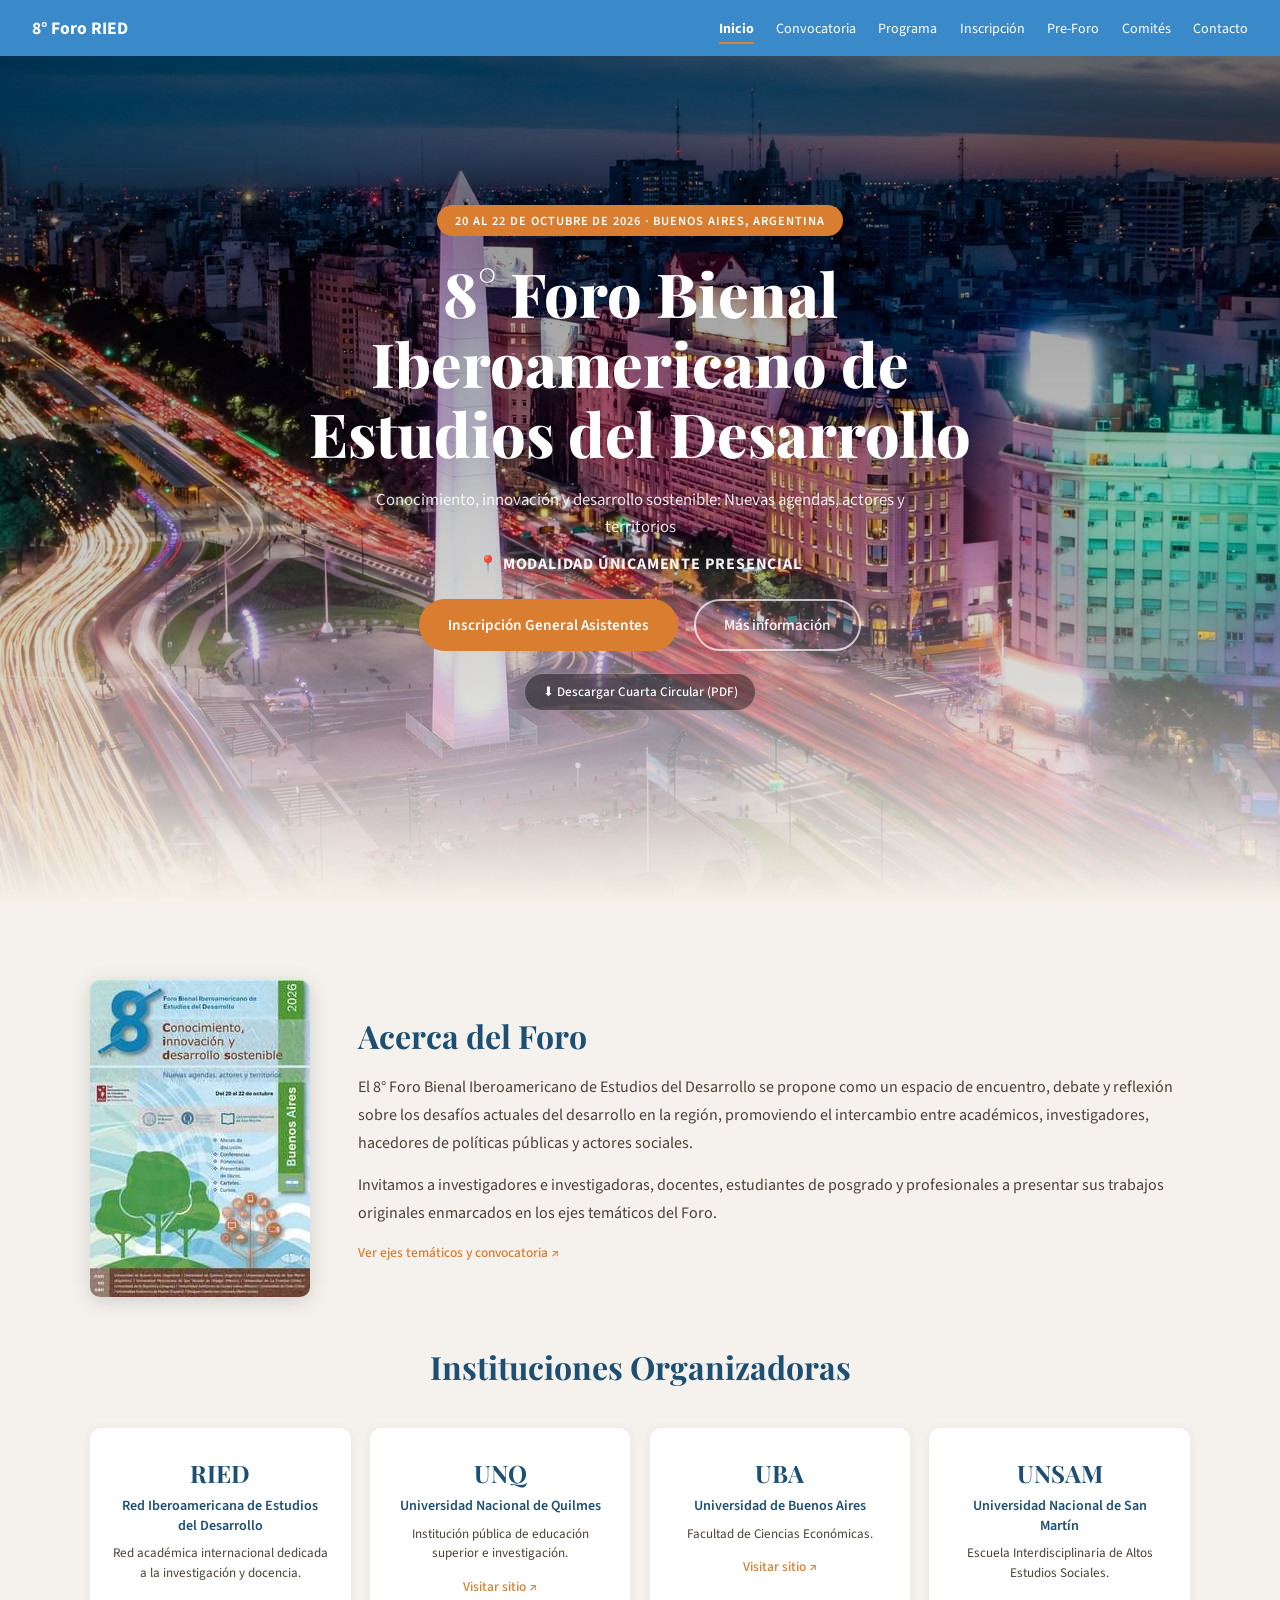
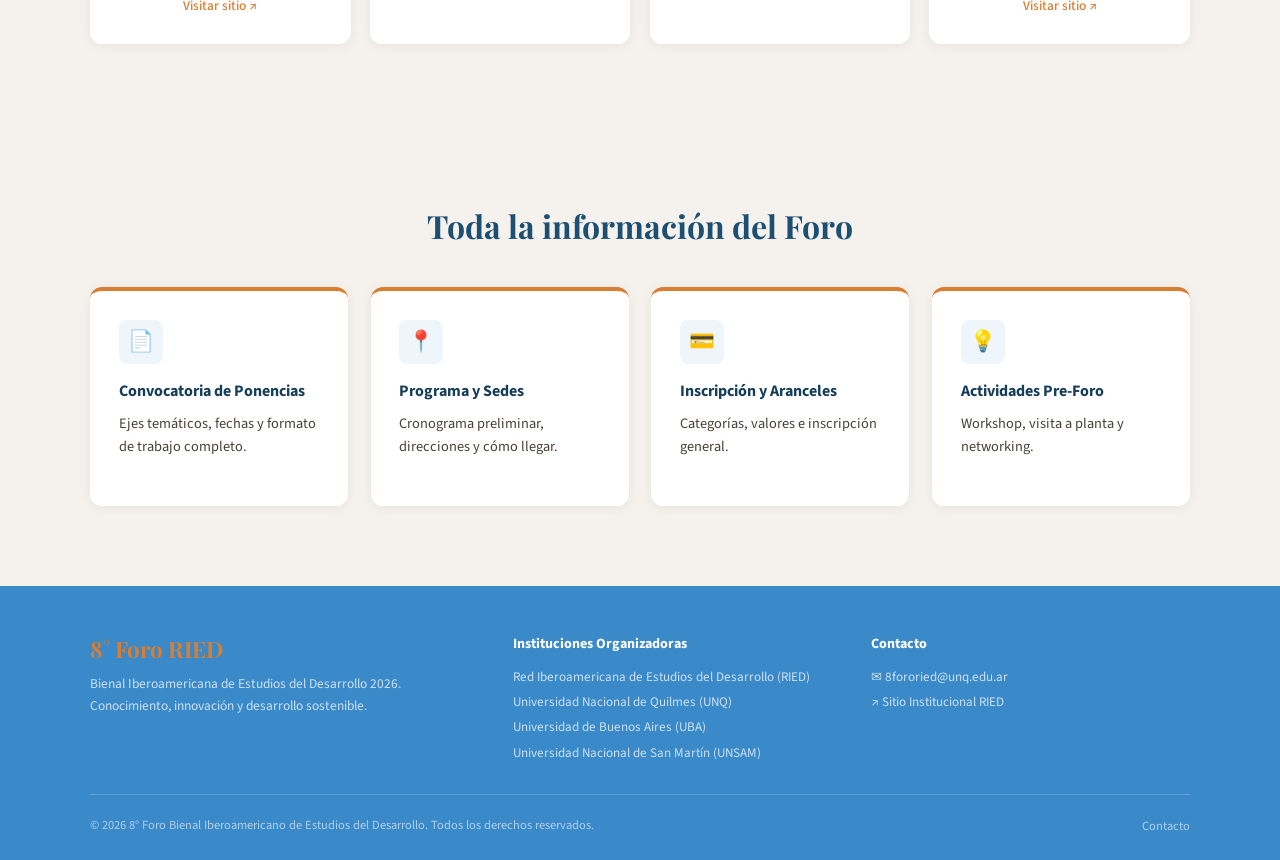
<file: index.html>
<!DOCTYPE html>
<html lang="es">
<head>
  <meta charset="UTF-8" />
  <meta name="viewport" content="width=device-width, initial-scale=1.0" />
  <title>8° Foro RIED | Bienal Iberoamericana de Estudios del Desarrollo</title>
  <meta name="description" content="8° Foro Bienal Iberoamericano de Estudios del Desarrollo. Conocimiento, innovación y desarrollo sostenible: nuevas agendas, actores y territorios. Del 20 al 22 de octubre de 2026, Buenos Aires, Argentina." />
  <meta name="theme-color" content="#1D4F73" />
  <link rel="canonical" href="https://8foro-ried.unq.edu.ar/" />

  <meta property="og:type" content="website" />
  <meta property="og:title" content="8° Foro RIED | Bienal Iberoamericana de Estudios del Desarrollo" />
  <meta property="og:description" content="8° Foro Bienal Iberoamericano de Estudios del Desarrollo. Conocimiento, innovación y desarrollo sostenible: nuevas agendas, actores y territorios. Del 20 al 22 de octubre de 2026, Buenos Aires, Argentina." />
  <meta property="og:image" content="https://8foro-ried.unq.edu.ar/images/hero-obelisco.jpg" />
  <meta property="og:url" content="https://8foro-ried.unq.edu.ar/" />
  <meta property="og:locale" content="es_AR" />
  <meta name="twitter:card" content="summary_large_image" />
  <meta name="twitter:title" content="8° Foro RIED | Bienal Iberoamericana de Estudios del Desarrollo" />
  <meta name="twitter:description" content="8° Foro Bienal Iberoamericano de Estudios del Desarrollo. Conocimiento, innovación y desarrollo sostenible: nuevas agendas, actores y territorios. Del 20 al 22 de octubre de 2026, Buenos Aires, Argentina." />
  <meta name="twitter:image" content="https://8foro-ried.unq.edu.ar/images/hero-obelisco.jpg" />

  <link rel="icon" type="image/svg+xml" href="favicon.svg" />

  <link rel="preconnect" href="https://fonts.googleapis.com" />
  <link rel="preconnect" href="https://fonts.gstatic.com" crossorigin />
  <link href="https://fonts.googleapis.com/css2?family=Playfair+Display:wght@700;800&family=Source+Sans+3:wght@300;400;500;600&display=swap" rel="stylesheet" />

  <link rel="stylesheet" href="styles.css" />
</head>
<body>

  <!-- NAV -->
  <nav>
    <a class="nav-logo" href="index.html">8° Foro RIED</a>
    <button class="hamburger" aria-label="Menú">
      <span></span><span></span><span></span>
    </button>
    <ul class="nav-links">
      <li><a href="index.html" aria-current="page">Inicio</a></li>
      <li><a href="convocatoria.html">Convocatoria</a></li>
      <li><a href="programa.html">Programa</a></li>
      <li><a href="inscripcion.html">Inscripción</a></li>
      <li><a href="pre-foro.html">Pre-Foro</a></li>
      <li><a href="comites.html">Comités</a></li>
      <li><a href="contacto.html">Contacto</a></li>
    </ul>
  </nav>
  <!-- HERO -->
  <section id="inicio" class="hero-section">
    <div class="hero-inner reveal">
      <span class="hero-badge">20 al 22 de Octubre de 2026 · Buenos Aires, Argentina</span>
      <h1 class="hero-title">8° Foro Bienal Iberoamericano de Estudios del Desarrollo</h1>
      <p class="hero-subtitle">Conocimiento, innovación y desarrollo sostenible: Nuevas agendas, actores y territorios</p>
      <p class="hero-modalidad">📍 MODALIDAD ÚNICAMENTE PRESENCIAL</p>
      <div class="hero-btns">
        <a href="https://forms.gle/PxyVXch4f9z4xXR76" target="_blank" class="btn-primary">Inscripción General Asistentes</a>
        <a href="#acerca" class="btn-secondary">Más información</a>
      </div>
      <a href="docs/cuarta-circular.pdf" target="_blank" class="hero-doc-link">⬇ Descargar Cuarta Circular (PDF)</a>
    </div>
  </section>

  <!-- ACERCA -->
  <section id="acerca">
    <div class="container">
      <div class="acerca-grid">
        <div class="acerca-cartel reveal">
          <img src="images/cartel-8foro.jpg" alt="Cartel 8° Foro RIED" loading="lazy" width="220" height="317" />
        </div>
        <div class="acerca-texto reveal">
          <h2>Acerca del Foro</h2>
          <p>El 8° Foro Bienal Iberoamericano de Estudios del Desarrollo se propone como un espacio de encuentro, debate y reflexión sobre los desafíos actuales del desarrollo en la región, promoviendo el intercambio entre académicos, investigadores, hacedores de políticas públicas y actores sociales.</p>
          <p>Invitamos a investigadores e investigadoras, docentes, estudiantes de posgrado y profesionales a presentar sus trabajos originales enmarcados en los ejes temáticos del Foro.</p>
          <a href="convocatoria.html" class="inst-link">Ver ejes temáticos y convocatoria ↗</a>
        </div>
      </div>

      <h3 class="section-title" style="margin-top:3rem;">Instituciones Organizadoras</h3>
      <div class="instituciones-grid reveal-group">
        <div class="inst-card reveal hover-lift">
          <div class="inst-sigla">RIED</div>
          <div class="inst-nombre">Red Iberoamericana de Estudios del Desarrollo</div>
          <div class="inst-desc">Red académica internacional dedicada a la investigación y docencia.</div>
          <a href="https://ried.ei.udelar.edu.uy/" target="_blank" class="inst-link">Visitar sitio ↗</a>
        </div>
        <div class="inst-card reveal hover-lift">
          <div class="inst-sigla">UNQ</div>
          <div class="inst-nombre">Universidad Nacional de Quilmes</div>
          <div class="inst-desc">Institución pública de educación superior e investigación.</div>
          <a href="https://www.unq.edu.ar" target="_blank" class="inst-link">Visitar sitio ↗</a>
        </div>
        <div class="inst-card reveal hover-lift">
          <div class="inst-sigla">UBA</div>
          <div class="inst-nombre">Universidad de Buenos Aires</div>
          <div class="inst-desc">Facultad de Ciencias Económicas.</div>
          <a href="https://www.uba.ar" target="_blank" class="inst-link">Visitar sitio ↗</a>
        </div>
        <div class="inst-card reveal hover-lift">
          <div class="inst-sigla">UNSAM</div>
          <div class="inst-nombre">Universidad Nacional de San Martín</div>
          <div class="inst-desc">Escuela Interdisciplinaria de Altos Estudios Sociales.</div>
          <a href="https://www.unsam.edu.ar" target="_blank" class="inst-link">Visitar sitio ↗</a>
        </div>
      </div>
    </div>
  </section>

  <!-- ACCESOS RÁPIDOS -->
  <section id="accesos" style="background: var(--fondo-claro);">
    <div class="container">
      <h2 class="section-title">Toda la información del Foro</h2>
      <div class="accesos-grid reveal-group">
        <a href="convocatoria.html" class="acceso-card reveal hover-lift">
          <div class="eje-icono">📄</div>
          <div class="eje-titulo">Convocatoria de Ponencias</div>
          <p class="eje-desc">Ejes temáticos, fechas y formato de trabajo completo.</p>
        </a>
        <a href="programa.html" class="acceso-card reveal hover-lift">
          <div class="eje-icono">📍</div>
          <div class="eje-titulo">Programa y Sedes</div>
          <p class="eje-desc">Cronograma preliminar, direcciones y cómo llegar.</p>
        </a>
        <a href="inscripcion.html" class="acceso-card reveal hover-lift">
          <div class="eje-icono">💳</div>
          <div class="eje-titulo">Inscripción y Aranceles</div>
          <p class="eje-desc">Categorías, valores e inscripción general.</p>
        </a>
        <a href="pre-foro.html" class="acceso-card reveal hover-lift">
          <div class="eje-icono">💡</div>
          <div class="eje-titulo">Actividades Pre-Foro</div>
          <p class="eje-desc">Workshop, visita a planta y networking.</p>
        </a>
      </div>
    </div>
  </section>
  <!-- FOOTER -->
  <footer>
    <div class="footer-grid">
      <div>
        <div class="footer-logo">8° Foro RIED</div>
        <p class="footer-tagline">Bienal Iberoamericana de Estudios del Desarrollo 2026. Conocimiento, innovación y desarrollo sostenible.</p>
      </div>
      <div class="footer-col">
        <h4>Instituciones Organizadoras</h4>
        <ul>
          <li>Red Iberoamericana de Estudios del Desarrollo (RIED)</li>
          <li>Universidad Nacional de Quilmes (UNQ)</li>
          <li>Universidad de Buenos Aires (UBA)</li>
          <li>Universidad Nacional de San Martín (UNSAM)</li>
        </ul>
      </div>
      <div class="footer-col">
        <h4>Contacto</h4>
        <ul>
          <li><a href="mailto:8fororied@unq.edu.ar">✉ 8fororied@unq.edu.ar</a></li>
          <li><a href="https://ried.ei.udelar.edu.uy/" target="_blank">↗ Sitio Institucional RIED</a></li>
        </ul>
      </div>
    </div>
    <div class="footer-bottom">
      <p>© 2026 8° Foro Bienal Iberoamericano de Estudios del Desarrollo. Todos los derechos reservados.</p>
      <div>
        <a href="contacto.html">Contacto</a>
      </div>
    </div>
  </footer>

  <script src="script.js" defer></script>
</body>
</html>
</file>
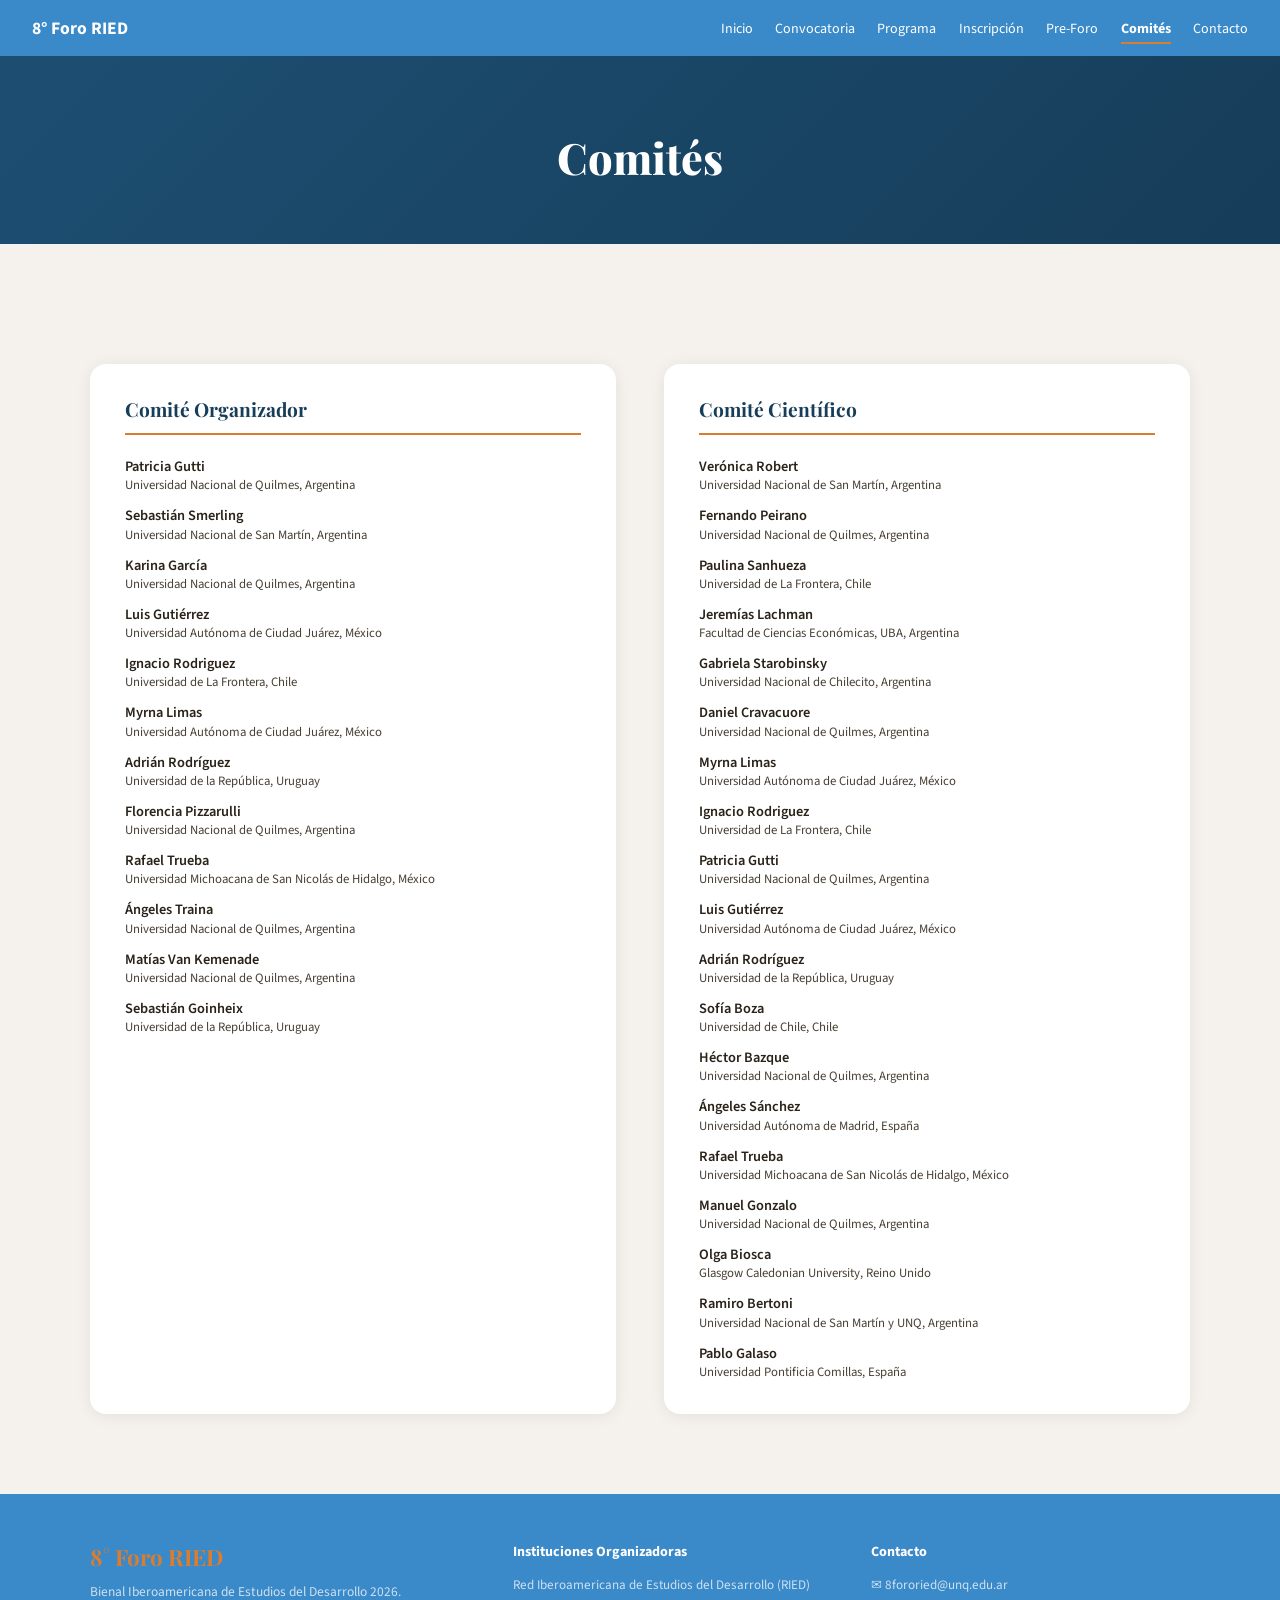
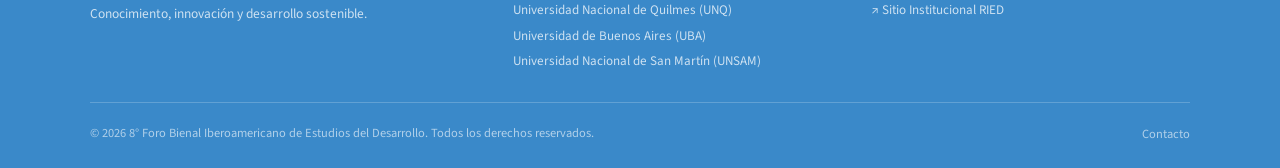
<file: comites.html>
<!DOCTYPE html>
<html lang="es">
<head>
  <meta charset="UTF-8" />
  <meta name="viewport" content="width=device-width, initial-scale=1.0" />
  <title>Comités | 8° Foro RIED</title>
  <meta name="description" content="Comité Organizador y Comité Científico del 8° Foro Bienal Iberoamericano de Estudios del Desarrollo 2026." />
  <meta name="theme-color" content="#1D4F73" />
  <link rel="canonical" href="https://8foro-ried.unq.edu.ar/comites.html" />

  <meta property="og:type" content="website" />
  <meta property="og:title" content="Comités | 8° Foro RIED" />
  <meta property="og:description" content="Comité Organizador y Comité Científico del 8° Foro Bienal Iberoamericano de Estudios del Desarrollo 2026." />
  <meta property="og:image" content="https://8foro-ried.unq.edu.ar/images/hero-obelisco.jpg" />
  <meta property="og:url" content="https://8foro-ried.unq.edu.ar/comites.html" />
  <meta property="og:locale" content="es_AR" />
  <meta name="twitter:card" content="summary_large_image" />
  <meta name="twitter:title" content="Comités | 8° Foro RIED" />
  <meta name="twitter:description" content="Comité Organizador y Comité Científico del 8° Foro Bienal Iberoamericano de Estudios del Desarrollo 2026." />
  <meta name="twitter:image" content="https://8foro-ried.unq.edu.ar/images/hero-obelisco.jpg" />

  <link rel="icon" type="image/svg+xml" href="favicon.svg" />

  <link rel="preconnect" href="https://fonts.googleapis.com" />
  <link rel="preconnect" href="https://fonts.gstatic.com" crossorigin />
  <link href="https://fonts.googleapis.com/css2?family=Playfair+Display:wght@700;800&family=Source+Sans+3:wght@300;400;500;600&display=swap" rel="stylesheet" />

  <link rel="stylesheet" href="styles.css" />
</head>
<body>

  <!-- NAV -->
  <nav>
    <a class="nav-logo" href="index.html">8° Foro RIED</a>
    <button class="hamburger" aria-label="Menú">
      <span></span><span></span><span></span>
    </button>
    <ul class="nav-links">
      <li><a href="index.html">Inicio</a></li>
      <li><a href="convocatoria.html">Convocatoria</a></li>
      <li><a href="programa.html">Programa</a></li>
      <li><a href="inscripcion.html">Inscripción</a></li>
      <li><a href="pre-foro.html">Pre-Foro</a></li>
      <li><a href="comites.html" aria-current="page">Comités</a></li>
      <li><a href="contacto.html">Contacto</a></li>
    </ul>
  </nav>
  <div class="page-header reveal">
    <div class="container">
      <h1>Comités</h1>
    </div>
  </div>

  <section id="comites">
    <div class="container">
      <div class="comites-grid reveal-group">

        <div class="comite-bloque reveal">
          <h3>Comité Organizador</h3>
          <ul class="comite-lista">
            <li><span class="comite-nombre">Patricia Gutti</span><span class="comite-inst">Universidad Nacional de Quilmes, Argentina</span></li>
            <li><span class="comite-nombre">Sebastián Smerling</span><span class="comite-inst">Universidad Nacional de San Martín, Argentina</span></li>
            <li><span class="comite-nombre">Karina García</span><span class="comite-inst">Universidad Nacional de Quilmes, Argentina</span></li>
            <li><span class="comite-nombre">Luis Gutiérrez</span><span class="comite-inst">Universidad Autónoma de Ciudad Juárez, México</span></li>
            <li><span class="comite-nombre">Ignacio Rodriguez</span><span class="comite-inst">Universidad de La Frontera, Chile</span></li>
            <li><span class="comite-nombre">Myrna Limas</span><span class="comite-inst">Universidad Autónoma de Ciudad Juárez, México</span></li>
            <li><span class="comite-nombre">Adrián Rodríguez</span><span class="comite-inst">Universidad de la República, Uruguay</span></li>
            <li><span class="comite-nombre">Florencia Pizzarulli</span><span class="comite-inst">Universidad Nacional de Quilmes, Argentina</span></li>
            <li><span class="comite-nombre">Rafael Trueba</span><span class="comite-inst">Universidad Michoacana de San Nicolás de Hidalgo, México</span></li>
            <li><span class="comite-nombre">Ángeles Traina</span><span class="comite-inst">Universidad Nacional de Quilmes, Argentina</span></li>
            <li><span class="comite-nombre">Matías Van Kemenade</span><span class="comite-inst">Universidad Nacional de Quilmes, Argentina</span></li>
            <li><span class="comite-nombre">Sebastián Goinheix</span><span class="comite-inst">Universidad de la República, Uruguay</span></li>
          </ul>
        </div>

        <div class="comite-bloque reveal">
          <h3>Comité Científico</h3>
          <ul class="comite-lista">
            <li><span class="comite-nombre">Verónica Robert</span><span class="comite-inst">Universidad Nacional de San Martín, Argentina</span></li>
            <li><span class="comite-nombre">Fernando Peirano</span><span class="comite-inst">Universidad Nacional de Quilmes, Argentina</span></li>
            <li><span class="comite-nombre">Paulina Sanhueza</span><span class="comite-inst">Universidad de La Frontera, Chile</span></li>
            <li><span class="comite-nombre">Jeremías Lachman</span><span class="comite-inst">Facultad de Ciencias Económicas, UBA, Argentina</span></li>
            <li><span class="comite-nombre">Gabriela Starobinsky</span><span class="comite-inst">Universidad Nacional de Chilecito, Argentina</span></li>
            <li><span class="comite-nombre">Daniel Cravacuore</span><span class="comite-inst">Universidad Nacional de Quilmes, Argentina</span></li>
            <li><span class="comite-nombre">Myrna Limas</span><span class="comite-inst">Universidad Autónoma de Ciudad Juárez, México</span></li>
            <li><span class="comite-nombre">Ignacio Rodriguez</span><span class="comite-inst">Universidad de La Frontera, Chile</span></li>
            <li><span class="comite-nombre">Patricia Gutti</span><span class="comite-inst">Universidad Nacional de Quilmes, Argentina</span></li>
            <li><span class="comite-nombre">Luis Gutiérrez</span><span class="comite-inst">Universidad Autónoma de Ciudad Juárez, México</span></li>
            <li><span class="comite-nombre">Adrián Rodríguez</span><span class="comite-inst">Universidad de la República, Uruguay</span></li>
            <li><span class="comite-nombre">Sofía Boza</span><span class="comite-inst">Universidad de Chile, Chile</span></li>
            <li><span class="comite-nombre">Héctor Bazque</span><span class="comite-inst">Universidad Nacional de Quilmes, Argentina</span></li>
            <li><span class="comite-nombre">Ángeles Sánchez</span><span class="comite-inst">Universidad Autónoma de Madrid, España</span></li>
            <li><span class="comite-nombre">Rafael Trueba</span><span class="comite-inst">Universidad Michoacana de San Nicolás de Hidalgo, México</span></li>
            <li><span class="comite-nombre">Manuel Gonzalo</span><span class="comite-inst">Universidad Nacional de Quilmes, Argentina</span></li>
            <li><span class="comite-nombre">Olga Biosca</span><span class="comite-inst">Glasgow Caledonian University, Reino Unido</span></li>
            <li><span class="comite-nombre">Ramiro Bertoni</span><span class="comite-inst">Universidad Nacional de San Martín y UNQ, Argentina</span></li>
            <li><span class="comite-nombre">Pablo Galaso</span><span class="comite-inst">Universidad Pontificia Comillas, España</span></li>
          </ul>
        </div>

      </div>
    </div>
  </section>
  <!-- FOOTER -->
  <footer>
    <div class="footer-grid">
      <div>
        <div class="footer-logo">8° Foro RIED</div>
        <p class="footer-tagline">Bienal Iberoamericana de Estudios del Desarrollo 2026. Conocimiento, innovación y desarrollo sostenible.</p>
      </div>
      <div class="footer-col">
        <h4>Instituciones Organizadoras</h4>
        <ul>
          <li>Red Iberoamericana de Estudios del Desarrollo (RIED)</li>
          <li>Universidad Nacional de Quilmes (UNQ)</li>
          <li>Universidad de Buenos Aires (UBA)</li>
          <li>Universidad Nacional de San Martín (UNSAM)</li>
        </ul>
      </div>
      <div class="footer-col">
        <h4>Contacto</h4>
        <ul>
          <li><a href="mailto:8fororied@unq.edu.ar">✉ 8fororied@unq.edu.ar</a></li>
          <li><a href="https://ried.ei.udelar.edu.uy/" target="_blank">↗ Sitio Institucional RIED</a></li>
        </ul>
      </div>
    </div>
    <div class="footer-bottom">
      <p>© 2026 8° Foro Bienal Iberoamericano de Estudios del Desarrollo. Todos los derechos reservados.</p>
      <div>
        <a href="contacto.html">Contacto</a>
      </div>
    </div>
  </footer>

  <script src="script.js" defer></script>
</body>
</html>
</file>
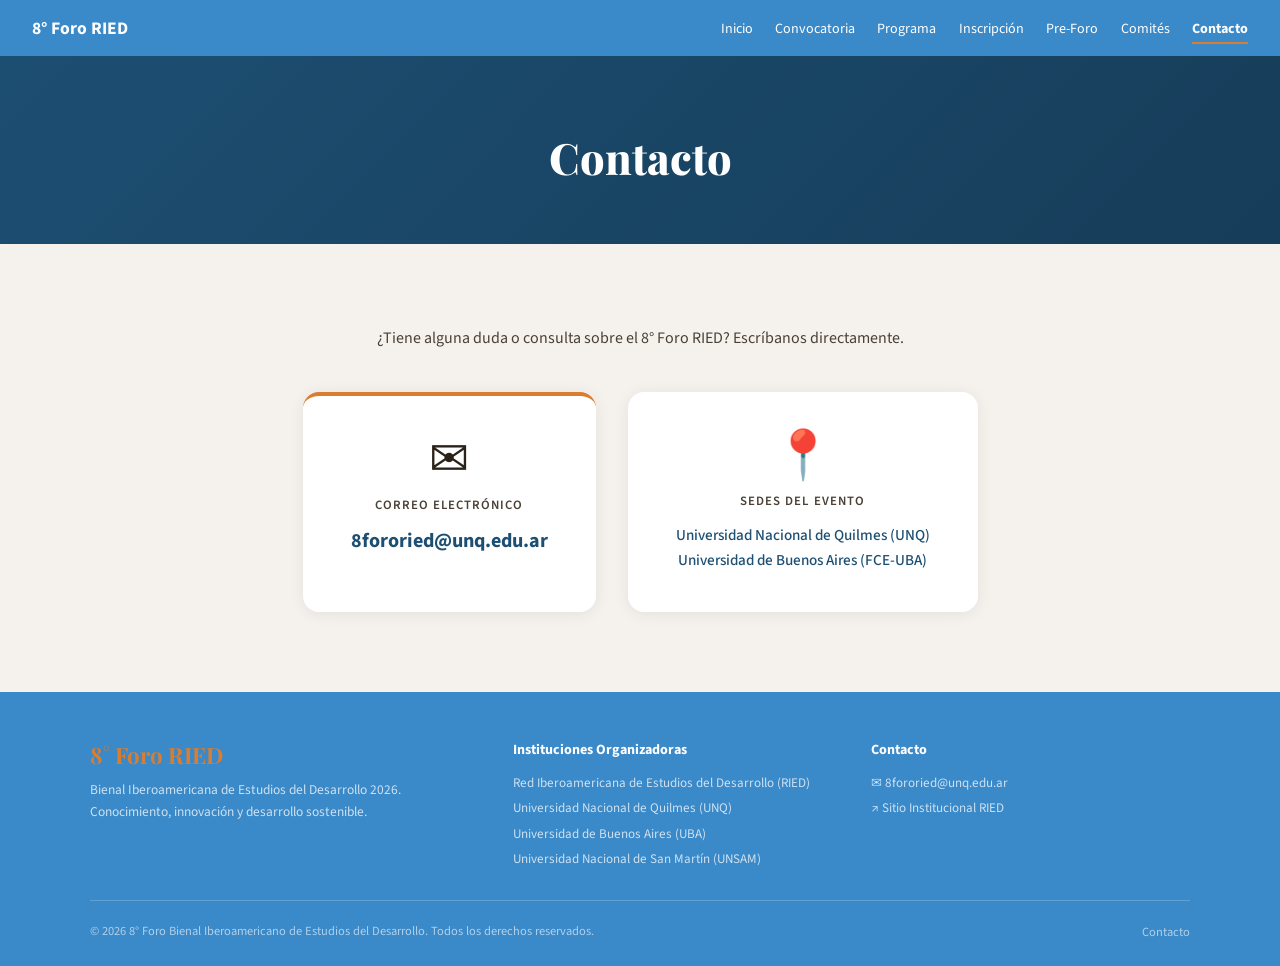
<file: contacto.html>
<!DOCTYPE html>
<html lang="es">
<head>
  <meta charset="UTF-8" />
  <meta name="viewport" content="width=device-width, initial-scale=1.0" />
  <title>Contacto | 8° Foro RIED</title>
  <meta name="description" content="Contacto del 8° Foro Bienal Iberoamericano de Estudios del Desarrollo 2026: consultas generales, académicas y de pagos." />
  <meta name="theme-color" content="#1D4F73" />
  <link rel="canonical" href="https://8foro-ried.unq.edu.ar/contacto.html" />

  <meta property="og:type" content="website" />
  <meta property="og:title" content="Contacto | 8° Foro RIED" />
  <meta property="og:description" content="Contacto del 8° Foro Bienal Iberoamericano de Estudios del Desarrollo 2026: consultas generales, académicas y de pagos." />
  <meta property="og:image" content="https://8foro-ried.unq.edu.ar/images/hero-obelisco.jpg" />
  <meta property="og:url" content="https://8foro-ried.unq.edu.ar/contacto.html" />
  <meta property="og:locale" content="es_AR" />
  <meta name="twitter:card" content="summary_large_image" />
  <meta name="twitter:title" content="Contacto | 8° Foro RIED" />
  <meta name="twitter:description" content="Contacto del 8° Foro Bienal Iberoamericano de Estudios del Desarrollo 2026: consultas generales, académicas y de pagos." />
  <meta name="twitter:image" content="https://8foro-ried.unq.edu.ar/images/hero-obelisco.jpg" />

  <link rel="icon" type="image/svg+xml" href="favicon.svg" />

  <link rel="preconnect" href="https://fonts.googleapis.com" />
  <link rel="preconnect" href="https://fonts.gstatic.com" crossorigin />
  <link href="https://fonts.googleapis.com/css2?family=Playfair+Display:wght@700;800&family=Source+Sans+3:wght@300;400;500;600&display=swap" rel="stylesheet" />

  <link rel="stylesheet" href="styles.css" />
</head>
<body>

  <!-- NAV -->
  <nav>
    <a class="nav-logo" href="index.html">8° Foro RIED</a>
    <button class="hamburger" aria-label="Menú">
      <span></span><span></span><span></span>
    </button>
    <ul class="nav-links">
      <li><a href="index.html">Inicio</a></li>
      <li><a href="convocatoria.html">Convocatoria</a></li>
      <li><a href="programa.html">Programa</a></li>
      <li><a href="inscripcion.html">Inscripción</a></li>
      <li><a href="pre-foro.html">Pre-Foro</a></li>
      <li><a href="comites.html">Comités</a></li>
      <li><a href="contacto.html" aria-current="page">Contacto</a></li>
    </ul>
  </nav>
  <div class="page-header reveal">
    <div class="container">
      <h1>Contacto</h1>
    </div>
  </div>

  <section id="contacto">
    <div class="container">
      <p class="section-text">¿Tiene alguna duda o consulta sobre el 8° Foro RIED? Escríbanos directamente.</p>
      <div class="contacto-cards reveal-group">
        <div class="contacto-card contacto-card--email reveal hover-lift">
          <div class="contacto-card__icon">✉</div>
          <div class="contacto-card__label">Correo electrónico</div>
          <a href="mailto:8fororied@unq.edu.ar" class="contacto-card__value">8fororied@unq.edu.ar</a>
        </div>
        <div class="contacto-card reveal hover-lift">
          <div class="contacto-card__icon">📍</div>
          <div class="contacto-card__label">Sedes del Evento</div>
          <div class="contacto-card__value contacto-card__value--small">Universidad Nacional de Quilmes (UNQ)<br>Universidad de Buenos Aires (FCE-UBA)</div>
        </div>
      </div>
    </div>
  </section>
  <!-- FOOTER -->
  <footer>
    <div class="footer-grid">
      <div>
        <div class="footer-logo">8° Foro RIED</div>
        <p class="footer-tagline">Bienal Iberoamericana de Estudios del Desarrollo 2026. Conocimiento, innovación y desarrollo sostenible.</p>
      </div>
      <div class="footer-col">
        <h4>Instituciones Organizadoras</h4>
        <ul>
          <li>Red Iberoamericana de Estudios del Desarrollo (RIED)</li>
          <li>Universidad Nacional de Quilmes (UNQ)</li>
          <li>Universidad de Buenos Aires (UBA)</li>
          <li>Universidad Nacional de San Martín (UNSAM)</li>
        </ul>
      </div>
      <div class="footer-col">
        <h4>Contacto</h4>
        <ul>
          <li><a href="mailto:8fororied@unq.edu.ar">✉ 8fororied@unq.edu.ar</a></li>
          <li><a href="https://ried.ei.udelar.edu.uy/" target="_blank">↗ Sitio Institucional RIED</a></li>
        </ul>
      </div>
    </div>
    <div class="footer-bottom">
      <p>© 2026 8° Foro Bienal Iberoamericano de Estudios del Desarrollo. Todos los derechos reservados.</p>
      <div>
        <a href="contacto.html">Contacto</a>
      </div>
    </div>
  </footer>

  <script src="script.js" defer></script>
</body>
</html>
</file>
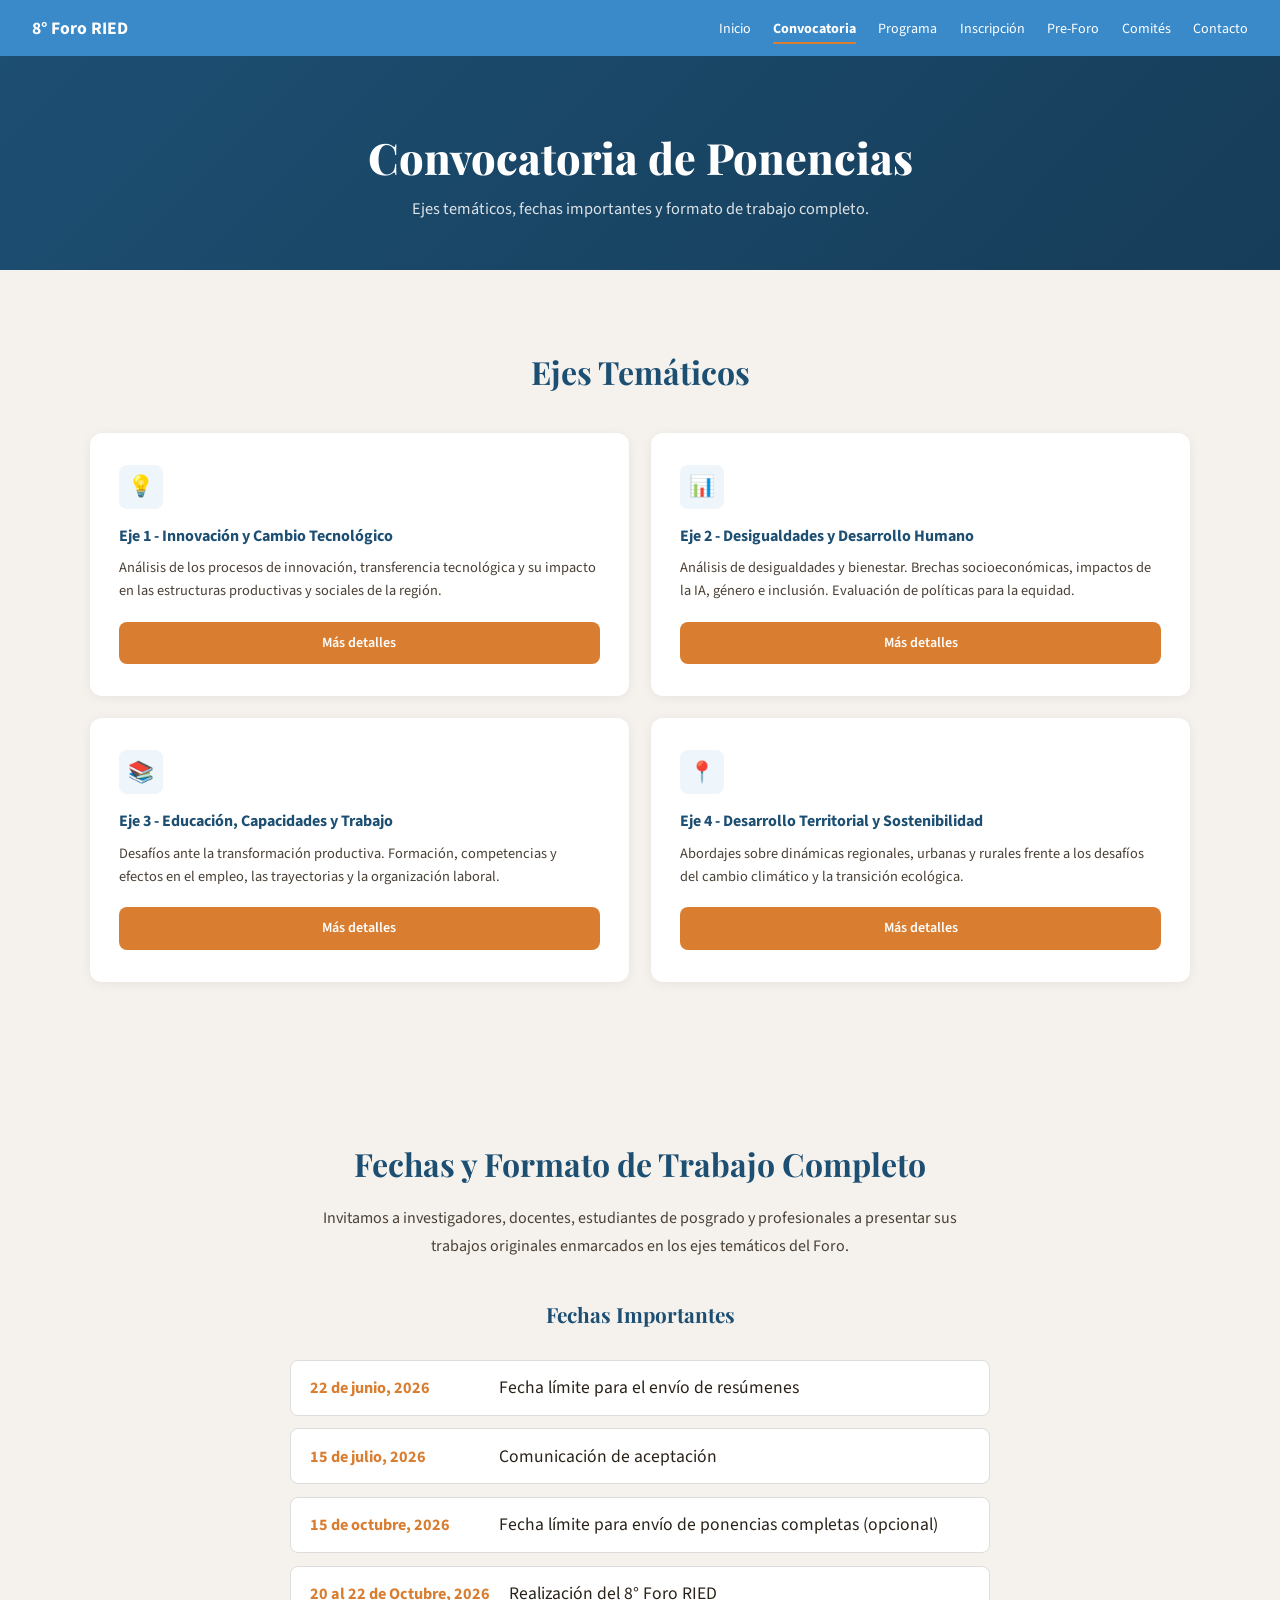
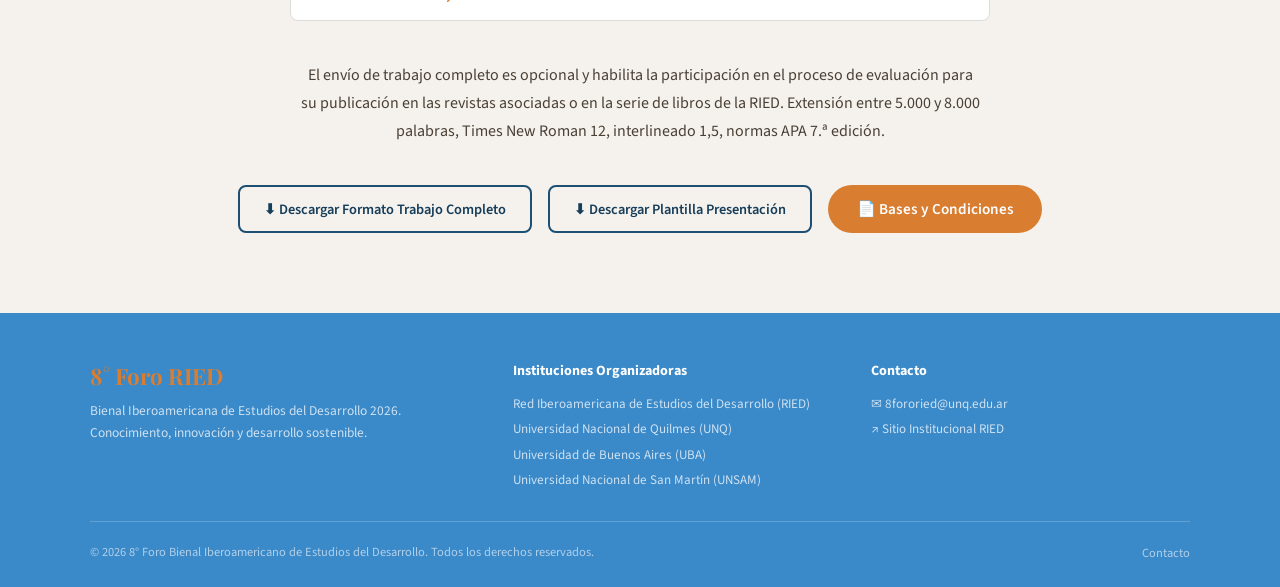
<file: convocatoria.html>
<!DOCTYPE html>
<html lang="es">
<head>
  <meta charset="UTF-8" />
  <meta name="viewport" content="width=device-width, initial-scale=1.0" />
  <title>Convocatoria de Ponencias | 8° Foro RIED</title>
  <meta name="description" content="Ejes temáticos, fechas importantes y formato de trabajo completo para la convocatoria de ponencias del 8° Foro RIED 2026." />
  <meta name="theme-color" content="#1D4F73" />
  <link rel="canonical" href="https://8foro-ried.unq.edu.ar/convocatoria.html" />

  <meta property="og:type" content="website" />
  <meta property="og:title" content="Convocatoria de Ponencias | 8° Foro RIED" />
  <meta property="og:description" content="Ejes temáticos, fechas importantes y formato de trabajo completo para la convocatoria de ponencias del 8° Foro RIED 2026." />
  <meta property="og:image" content="https://8foro-ried.unq.edu.ar/images/hero-obelisco.jpg" />
  <meta property="og:url" content="https://8foro-ried.unq.edu.ar/convocatoria.html" />
  <meta property="og:locale" content="es_AR" />
  <meta name="twitter:card" content="summary_large_image" />
  <meta name="twitter:title" content="Convocatoria de Ponencias | 8° Foro RIED" />
  <meta name="twitter:description" content="Ejes temáticos, fechas importantes y formato de trabajo completo para la convocatoria de ponencias del 8° Foro RIED 2026." />
  <meta name="twitter:image" content="https://8foro-ried.unq.edu.ar/images/hero-obelisco.jpg" />

  <link rel="icon" type="image/svg+xml" href="favicon.svg" />

  <link rel="preconnect" href="https://fonts.googleapis.com" />
  <link rel="preconnect" href="https://fonts.gstatic.com" crossorigin />
  <link href="https://fonts.googleapis.com/css2?family=Playfair+Display:wght@700;800&family=Source+Sans+3:wght@300;400;500;600&display=swap" rel="stylesheet" />

  <link rel="stylesheet" href="styles.css" />
</head>
<body>

  <!-- NAV -->
  <nav>
    <a class="nav-logo" href="index.html">8° Foro RIED</a>
    <button class="hamburger" aria-label="Menú">
      <span></span><span></span><span></span>
    </button>
    <ul class="nav-links">
      <li><a href="index.html">Inicio</a></li>
      <li><a href="convocatoria.html" aria-current="page">Convocatoria</a></li>
      <li><a href="programa.html">Programa</a></li>
      <li><a href="inscripcion.html">Inscripción</a></li>
      <li><a href="pre-foro.html">Pre-Foro</a></li>
      <li><a href="comites.html">Comités</a></li>
      <li><a href="contacto.html">Contacto</a></li>
    </ul>
  </nav>
  <div class="page-header reveal">
    <div class="container">
      <h1>Convocatoria de Ponencias</h1>
      <p>Ejes temáticos, fechas importantes y formato de trabajo completo.</p>
    </div>
  </div>

  <!-- EJES TEMÁTICOS -->
  <section id="ejes">
    <div class="container">
      <h2 class="section-title">Ejes Temáticos</h2>
      <div class="ejes-grid reveal-group">
        <div class="eje-card reveal hover-lift">
          <div class="eje-icono">💡</div>
          <div class="eje-titulo">Eje 1 - Innovación y Cambio Tecnológico</div>
          <p class="eje-desc">Análisis de los procesos de innovación, transferencia tecnológica y su impacto en las estructuras productivas y sociales de la región.</p>
          <a href="https://drive.google.com/file/d/1W_bB0Xo-Eb0fjbPfuNIraFd3nDMIAy4f/view?usp=drive_link" target="_blank" class="btn-download">Más detalles</a>
        </div>
        <div class="eje-card reveal hover-lift">
          <div class="eje-icono">📊</div>
          <div class="eje-titulo">Eje 2 - Desigualdades y Desarrollo Humano</div>
          <p class="eje-desc">Análisis de desigualdades y bienestar. Brechas socioeconómicas, impactos de la IA, género e inclusión. Evaluación de políticas para la equidad.</p>
          <a href="https://drive.google.com/file/d/1W_bB0Xo-Eb0fjbPfuNIraFd3nDMIAy4f/view?usp=drive_link" target="_blank" class="btn-download">Más detalles</a>
        </div>
        <div class="eje-card reveal hover-lift">
          <div class="eje-icono">📚</div>
          <div class="eje-titulo">Eje 3 - Educación, Capacidades y Trabajo</div>
          <p class="eje-desc">Desafíos ante la transformación productiva. Formación, competencias y efectos en el empleo, las trayectorias y la organización laboral.</p>
          <a href="https://drive.google.com/file/d/1W_bB0Xo-Eb0fjbPfuNIraFd3nDMIAy4f/view?usp=drive_link" target="_blank" class="btn-download">Más detalles</a>
        </div>
        <div class="eje-card reveal hover-lift">
          <div class="eje-icono">📍</div>
          <div class="eje-titulo">Eje 4 - Desarrollo Territorial y Sostenibilidad</div>
          <p class="eje-desc">Abordajes sobre dinámicas regionales, urbanas y rurales frente a los desafíos del cambio climático y la transición ecológica.</p>
          <a href="https://drive.google.com/file/d/1W_bB0Xo-Eb0fjbPfuNIraFd3nDMIAy4f/view?usp=drive_link" target="_blank" class="btn-download">Más detalles</a>
        </div>
      </div>
    </div>
  </section>

  <!-- CONVOCATORIA -->
  <section id="convocatoria" style="background: var(--fondo-claro);">
    <div class="container">
      <h2 class="section-title">Fechas y Formato de Trabajo Completo</h2>
      <p class="section-text">
        Invitamos a investigadores, docentes, estudiantes de posgrado y profesionales a presentar sus trabajos originales enmarcados en los ejes temáticos del Foro.
      </p>

      <h3 class="section-title" style="font-size:1.3rem; margin-top:2.5rem;">Fechas Importantes</h3>
      <div class="fechas-list reveal-group">
        <div class="fecha-item reveal">
          <span class="fecha-tag">22 de junio, 2026</span>
          <span class="fecha-desc">Fecha límite para el envío de resúmenes</span>
        </div>
        <div class="fecha-item reveal">
          <span class="fecha-tag">15 de julio, 2026</span>
          <span class="fecha-desc">Comunicación de aceptación</span>
        </div>
        <div class="fecha-item reveal">
          <span class="fecha-tag">15 de octubre, 2026</span>
          <span class="fecha-desc">Fecha límite para envío de ponencias completas (opcional)</span>
        </div>
        <div class="fecha-item reveal">
          <span class="fecha-tag">20 al 22 de Octubre, 2026</span>
          <span class="fecha-desc">Realización del 8° Foro RIED</span>
        </div>
      </div>

      <p class="section-text" style="margin-top:2.5rem;">
        El envío de trabajo completo es opcional y habilita la participación en el proceso de evaluación para su publicación en las revistas asociadas o en la serie de libros de la RIED. Extensión entre 5.000 y 8.000 palabras, Times New Roman 12, interlineado 1,5, normas APA 7.ª edición.
      </p>

      <div class="convoc-btns">
        <a href="https://docs.google.com/document/d/1DS4FPoyx8l4CUMf9ZbKtljJ00OGJF6yq/edit?usp=drive_link&ouid=109383306768467036196&rtpof=true&sd=true" target="_blank" class="btn-outline">⬇ Descargar Formato Trabajo Completo</a>
        <a href="docs/plantilla-presentacion-8foro-ried.pptx" class="btn-outline">⬇ Descargar Plantilla Presentación</a>
        <a href="https://drive.google.com/file/d/1W_bB0Xo-Eb0fjbPfuNIraFd3nDMIAy4f/view?usp=drive_link" target="_blank" class="btn-primary">📄 Bases y Condiciones</a>
      </div>
    </div>
  </section>
  <!-- FOOTER -->
  <footer>
    <div class="footer-grid">
      <div>
        <div class="footer-logo">8° Foro RIED</div>
        <p class="footer-tagline">Bienal Iberoamericana de Estudios del Desarrollo 2026. Conocimiento, innovación y desarrollo sostenible.</p>
      </div>
      <div class="footer-col">
        <h4>Instituciones Organizadoras</h4>
        <ul>
          <li>Red Iberoamericana de Estudios del Desarrollo (RIED)</li>
          <li>Universidad Nacional de Quilmes (UNQ)</li>
          <li>Universidad de Buenos Aires (UBA)</li>
          <li>Universidad Nacional de San Martín (UNSAM)</li>
        </ul>
      </div>
      <div class="footer-col">
        <h4>Contacto</h4>
        <ul>
          <li><a href="mailto:8fororied@unq.edu.ar">✉ 8fororied@unq.edu.ar</a></li>
          <li><a href="https://ried.ei.udelar.edu.uy/" target="_blank">↗ Sitio Institucional RIED</a></li>
        </ul>
      </div>
    </div>
    <div class="footer-bottom">
      <p>© 2026 8° Foro Bienal Iberoamericano de Estudios del Desarrollo. Todos los derechos reservados.</p>
      <div>
        <a href="contacto.html">Contacto</a>
      </div>
    </div>
  </footer>

  <script src="script.js" defer></script>
</body>
</html>
</file>
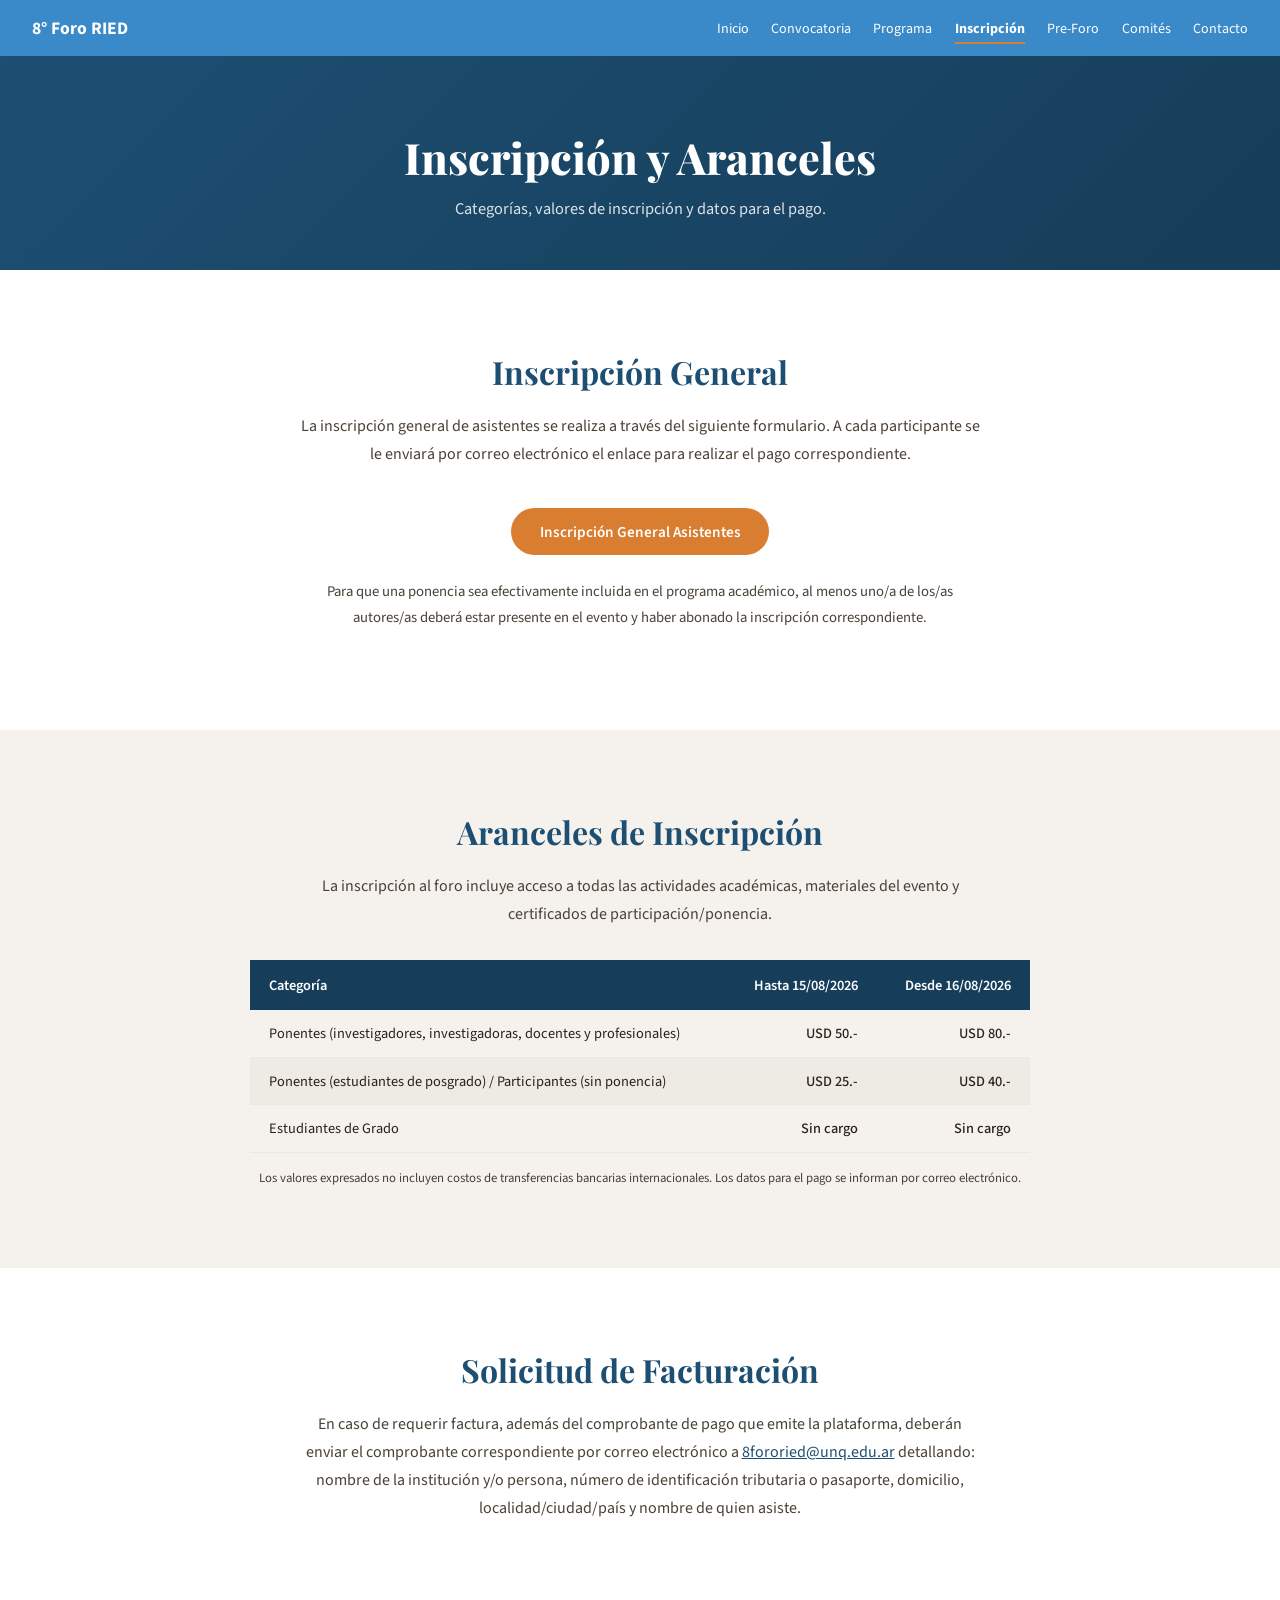
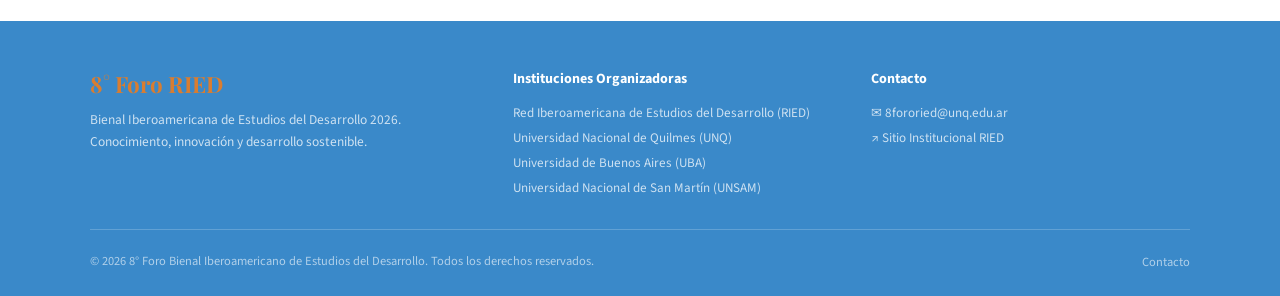
<file: inscripcion.html>
<!DOCTYPE html>
<html lang="es">
<head>
  <meta charset="UTF-8" />
  <meta name="viewport" content="width=device-width, initial-scale=1.0" />
  <title>Inscripción y Aranceles | 8° Foro RIED</title>
  <meta name="description" content="Categorías y valores de inscripción, formulario de inscripción general y datos para facturación del 8° Foro RIED 2026." />
  <meta name="theme-color" content="#1D4F73" />
  <link rel="canonical" href="https://8foro-ried.unq.edu.ar/inscripcion.html" />

  <meta property="og:type" content="website" />
  <meta property="og:title" content="Inscripción y Aranceles | 8° Foro RIED" />
  <meta property="og:description" content="Categorías y valores de inscripción, formulario de inscripción general y datos para facturación del 8° Foro RIED 2026." />
  <meta property="og:image" content="https://8foro-ried.unq.edu.ar/images/hero-obelisco.jpg" />
  <meta property="og:url" content="https://8foro-ried.unq.edu.ar/inscripcion.html" />
  <meta property="og:locale" content="es_AR" />
  <meta name="twitter:card" content="summary_large_image" />
  <meta name="twitter:title" content="Inscripción y Aranceles | 8° Foro RIED" />
  <meta name="twitter:description" content="Categorías y valores de inscripción, formulario de inscripción general y datos para facturación del 8° Foro RIED 2026." />
  <meta name="twitter:image" content="https://8foro-ried.unq.edu.ar/images/hero-obelisco.jpg" />

  <link rel="icon" type="image/svg+xml" href="favicon.svg" />

  <link rel="preconnect" href="https://fonts.googleapis.com" />
  <link rel="preconnect" href="https://fonts.gstatic.com" crossorigin />
  <link href="https://fonts.googleapis.com/css2?family=Playfair+Display:wght@700;800&family=Source+Sans+3:wght@300;400;500;600&display=swap" rel="stylesheet" />

  <link rel="stylesheet" href="styles.css" />
</head>
<body>

  <!-- NAV -->
  <nav>
    <a class="nav-logo" href="index.html">8° Foro RIED</a>
    <button class="hamburger" aria-label="Menú">
      <span></span><span></span><span></span>
    </button>
    <ul class="nav-links">
      <li><a href="index.html">Inicio</a></li>
      <li><a href="convocatoria.html">Convocatoria</a></li>
      <li><a href="programa.html">Programa</a></li>
      <li><a href="inscripcion.html" aria-current="page">Inscripción</a></li>
      <li><a href="pre-foro.html">Pre-Foro</a></li>
      <li><a href="comites.html">Comités</a></li>
      <li><a href="contacto.html">Contacto</a></li>
    </ul>
  </nav>
  <div class="page-header reveal">
    <div class="container">
      <h1>Inscripción y Aranceles</h1>
      <p>Categorías, valores de inscripción y datos para el pago.</p>
    </div>
  </div>

  <!-- INSCRIPCIÓN GENERAL -->
  <section id="inscripcion-general">
    <div class="container">
      <h2 class="section-title">Inscripción General</h2>
      <p class="section-text">
        La inscripción general de asistentes se realiza a través del siguiente formulario. A cada participante se le enviará por correo electrónico el enlace para realizar el pago correspondiente.
      </p>
      <div class="convoc-btns">
        <a href="https://forms.gle/PxyVXch4f9z4xXR76" target="_blank" class="btn-primary">Inscripción General Asistentes</a>
      </div>
      <p class="section-text" style="margin-top:1.5rem; font-size:.92rem;">
        Para que una ponencia sea efectivamente incluida en el programa académico, al menos uno/a de los/as autores/as deberá estar presente en el evento y haber abonado la inscripción correspondiente.
      </p>
    </div>
  </section>

  <!-- ARANCELES -->
  <section id="aranceles" style="background: var(--fondo-claro);">
    <div class="container">
      <h2 class="section-title">Aranceles de Inscripción</h2>
      <p class="section-text">
        La inscripción al foro incluye acceso a todas las actividades académicas, materiales del evento y certificados de participación/ponencia.
      </p>
      <div class="tabla-wrap reveal">
        <table>
          <thead>
            <tr>
              <th>Categoría</th>
              <th>Hasta 15/08/2026</th>
              <th>Desde 16/08/2026</th>
            </tr>
          </thead>
          <tbody>
            <tr>
              <td>Ponentes (investigadores, investigadoras, docentes y profesionales)</td>
              <td>USD 50.-</td>
              <td>USD 80.-</td>
            </tr>
            <tr>
              <td>Ponentes (estudiantes de posgrado) / Participantes (sin ponencia)</td>
              <td>USD 25.-</td>
              <td>USD 40.-</td>
            </tr>
            <tr>
              <td>Estudiantes de Grado</td>
              <td>Sin cargo</td>
              <td>Sin cargo</td>
            </tr>
          </tbody>
        </table>
      </div>
      <p class="tabla-nota">Los valores expresados no incluyen costos de transferencias bancarias internacionales. Los datos para el pago se informan por correo electrónico.</p>
    </div>
  </section>

  <!-- FACTURACIÓN -->
  <section id="facturacion">
    <div class="container">
      <h2 class="section-title">Solicitud de Facturación</h2>
      <p class="section-text">
        En caso de requerir factura, además del comprobante de pago que emite la plataforma, deberán enviar el comprobante correspondiente por correo electrónico a <a href="mailto:8fororied@unq.edu.ar" style="color:var(--azul);">8fororied@unq.edu.ar</a> detallando: nombre de la institución y/o persona, número de identificación tributaria o pasaporte, domicilio, localidad/ciudad/país y nombre de quien asiste.
      </p>
    </div>
  </section>
  <!-- FOOTER -->
  <footer>
    <div class="footer-grid">
      <div>
        <div class="footer-logo">8° Foro RIED</div>
        <p class="footer-tagline">Bienal Iberoamericana de Estudios del Desarrollo 2026. Conocimiento, innovación y desarrollo sostenible.</p>
      </div>
      <div class="footer-col">
        <h4>Instituciones Organizadoras</h4>
        <ul>
          <li>Red Iberoamericana de Estudios del Desarrollo (RIED)</li>
          <li>Universidad Nacional de Quilmes (UNQ)</li>
          <li>Universidad de Buenos Aires (UBA)</li>
          <li>Universidad Nacional de San Martín (UNSAM)</li>
        </ul>
      </div>
      <div class="footer-col">
        <h4>Contacto</h4>
        <ul>
          <li><a href="mailto:8fororied@unq.edu.ar">✉ 8fororied@unq.edu.ar</a></li>
          <li><a href="https://ried.ei.udelar.edu.uy/" target="_blank">↗ Sitio Institucional RIED</a></li>
        </ul>
      </div>
    </div>
    <div class="footer-bottom">
      <p>© 2026 8° Foro Bienal Iberoamericano de Estudios del Desarrollo. Todos los derechos reservados.</p>
      <div>
        <a href="contacto.html">Contacto</a>
      </div>
    </div>
  </footer>

  <script src="script.js" defer></script>
</body>
</html>
</file>
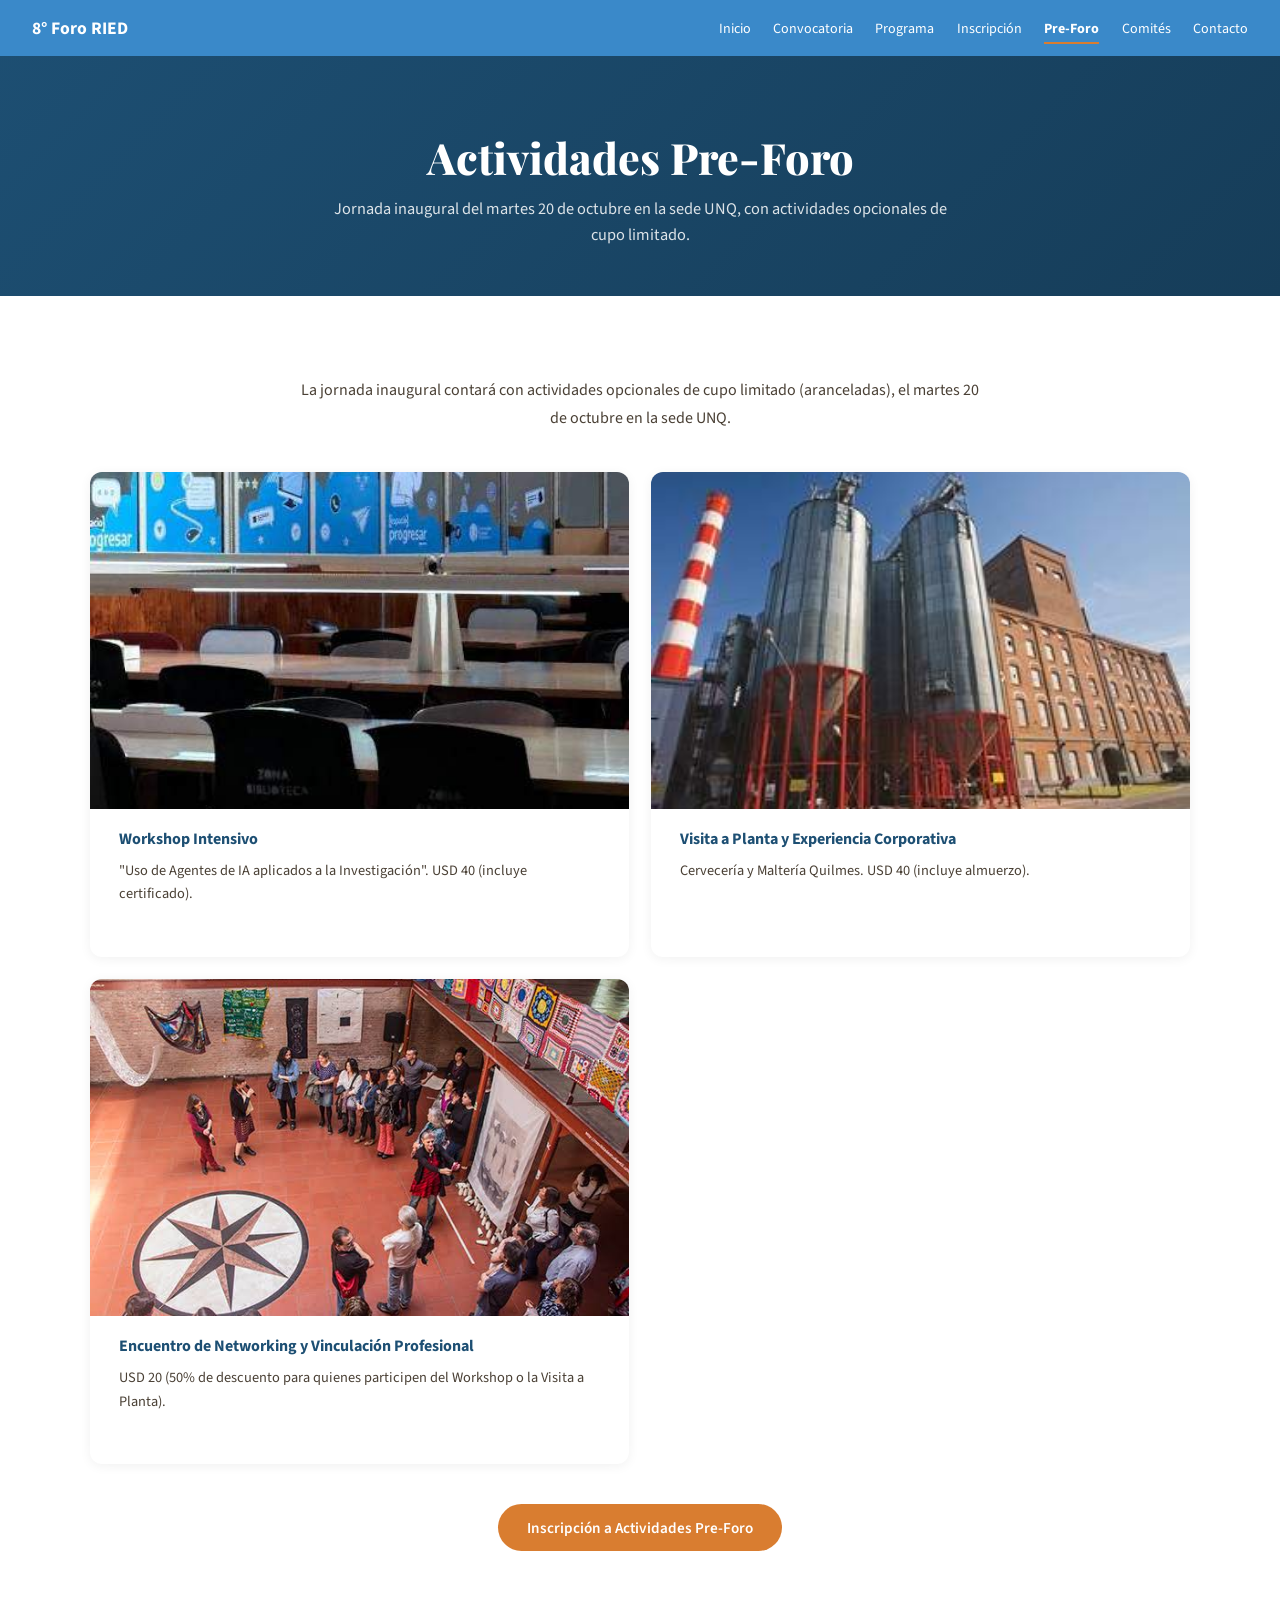
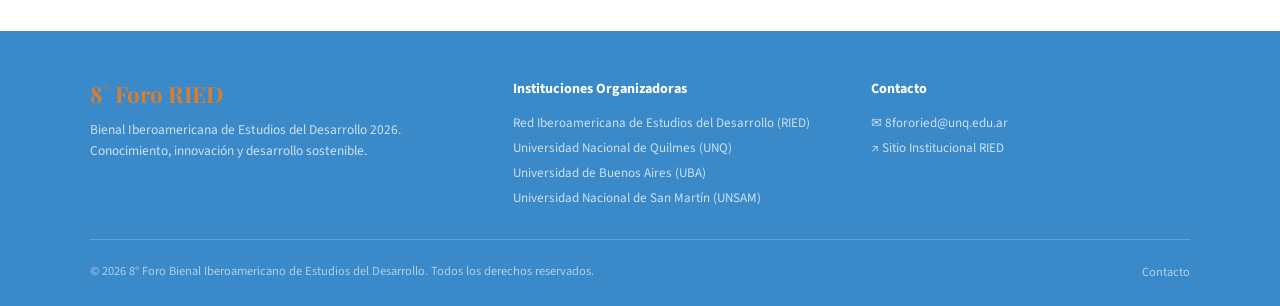
<file: pre-foro.html>
<!DOCTYPE html>
<html lang="es">
<head>
  <meta charset="UTF-8" />
  <meta name="viewport" content="width=device-width, initial-scale=1.0" />
  <title>Actividades Pre-Foro | 8° Foro RIED</title>
  <meta name="description" content="Workshop de agentes de IA, visita a la Cervecería y Maltería Quilmes, y encuentro de networking, el martes 20 de octubre en la sede UNQ del 8° Foro RIED." />
  <meta name="theme-color" content="#1D4F73" />
  <link rel="canonical" href="https://8foro-ried.unq.edu.ar/pre-foro.html" />

  <meta property="og:type" content="website" />
  <meta property="og:title" content="Actividades Pre-Foro | 8° Foro RIED" />
  <meta property="og:description" content="Workshop de agentes de IA, visita a la Cervecería y Maltería Quilmes, y encuentro de networking, el martes 20 de octubre en la sede UNQ del 8° Foro RIED." />
  <meta property="og:image" content="https://8foro-ried.unq.edu.ar/images/hero-obelisco.jpg" />
  <meta property="og:url" content="https://8foro-ried.unq.edu.ar/pre-foro.html" />
  <meta property="og:locale" content="es_AR" />
  <meta name="twitter:card" content="summary_large_image" />
  <meta name="twitter:title" content="Actividades Pre-Foro | 8° Foro RIED" />
  <meta name="twitter:description" content="Workshop de agentes de IA, visita a la Cervecería y Maltería Quilmes, y encuentro de networking, el martes 20 de octubre en la sede UNQ del 8° Foro RIED." />
  <meta name="twitter:image" content="https://8foro-ried.unq.edu.ar/images/hero-obelisco.jpg" />

  <link rel="icon" type="image/svg+xml" href="favicon.svg" />

  <link rel="preconnect" href="https://fonts.googleapis.com" />
  <link rel="preconnect" href="https://fonts.gstatic.com" crossorigin />
  <link href="https://fonts.googleapis.com/css2?family=Playfair+Display:wght@700;800&family=Source+Sans+3:wght@300;400;500;600&display=swap" rel="stylesheet" />

  <link rel="stylesheet" href="styles.css" />
</head>
<body>

  <!-- NAV -->
  <nav>
    <a class="nav-logo" href="index.html">8° Foro RIED</a>
    <button class="hamburger" aria-label="Menú">
      <span></span><span></span><span></span>
    </button>
    <ul class="nav-links">
      <li><a href="index.html">Inicio</a></li>
      <li><a href="convocatoria.html">Convocatoria</a></li>
      <li><a href="programa.html">Programa</a></li>
      <li><a href="inscripcion.html">Inscripción</a></li>
      <li><a href="pre-foro.html" aria-current="page">Pre-Foro</a></li>
      <li><a href="comites.html">Comités</a></li>
      <li><a href="contacto.html">Contacto</a></li>
    </ul>
  </nav>
  <div class="page-header reveal">
    <div class="container">
      <h1>Actividades Pre-Foro</h1>
      <p>Jornada inaugural del martes 20 de octubre en la sede UNQ, con actividades opcionales de cupo limitado.</p>
    </div>
  </div>

  <section id="pre-foro">
    <div class="container">
      <p class="section-text">
        La jornada inaugural contará con actividades opcionales de cupo limitado (aranceladas), el martes 20 de octubre en la sede UNQ.
      </p>
      <div class="ejes-grid reveal-group">
        <div class="eje-card reveal hover-lift">
          <div class="eje-card-media">
            <img src="images/pre-foro-workshop-ia.jpg" alt="Aula equipada para el workshop de agentes de IA" loading="lazy" width="900" height="900" />
          </div>
          <div class="eje-titulo">Workshop Intensivo</div>
          <p class="eje-desc">"Uso de Agentes de IA aplicados a la Investigación". USD 40 (incluye certificado).</p>
        </div>
        <div class="eje-card reveal hover-lift">
          <div class="eje-card-media">
            <img src="images/pre-foro-planta-quilmes.jpg" alt="Planta de la Cervecería y Maltería Quilmes" loading="lazy" width="312" height="240" />
          </div>
          <div class="eje-titulo">Visita a Planta y Experiencia Corporativa</div>
          <p class="eje-desc">Cervecería y Maltería Quilmes. USD 40 (incluye almuerzo).</p>
        </div>
        <div class="eje-card reveal hover-lift">
          <div class="eje-card-media">
            <img src="images/pre-foro-networking.jpg" alt="Encuentro de networking en la sede UNQ" loading="lazy" width="591" height="394" />
          </div>
          <div class="eje-titulo">Encuentro de Networking y Vinculación Profesional</div>
          <p class="eje-desc">USD 20 (50% de descuento para quienes participen del Workshop o la Visita a Planta).</p>
        </div>
      </div>
      <div class="convoc-btns" style="margin-top:2.5rem;">
        <a href="https://forms.gle/dTAXx5rhH39ybqGKA" target="_blank" class="btn-primary">Inscripción a Actividades Pre-Foro</a>
      </div>
    </div>
  </section>
  <!-- FOOTER -->
  <footer>
    <div class="footer-grid">
      <div>
        <div class="footer-logo">8° Foro RIED</div>
        <p class="footer-tagline">Bienal Iberoamericana de Estudios del Desarrollo 2026. Conocimiento, innovación y desarrollo sostenible.</p>
      </div>
      <div class="footer-col">
        <h4>Instituciones Organizadoras</h4>
        <ul>
          <li>Red Iberoamericana de Estudios del Desarrollo (RIED)</li>
          <li>Universidad Nacional de Quilmes (UNQ)</li>
          <li>Universidad de Buenos Aires (UBA)</li>
          <li>Universidad Nacional de San Martín (UNSAM)</li>
        </ul>
      </div>
      <div class="footer-col">
        <h4>Contacto</h4>
        <ul>
          <li><a href="mailto:8fororied@unq.edu.ar">✉ 8fororied@unq.edu.ar</a></li>
          <li><a href="https://ried.ei.udelar.edu.uy/" target="_blank">↗ Sitio Institucional RIED</a></li>
        </ul>
      </div>
    </div>
    <div class="footer-bottom">
      <p>© 2026 8° Foro Bienal Iberoamericano de Estudios del Desarrollo. Todos los derechos reservados.</p>
      <div>
        <a href="contacto.html">Contacto</a>
      </div>
    </div>
  </footer>

  <script src="script.js" defer></script>
</body>
</html>
</file>
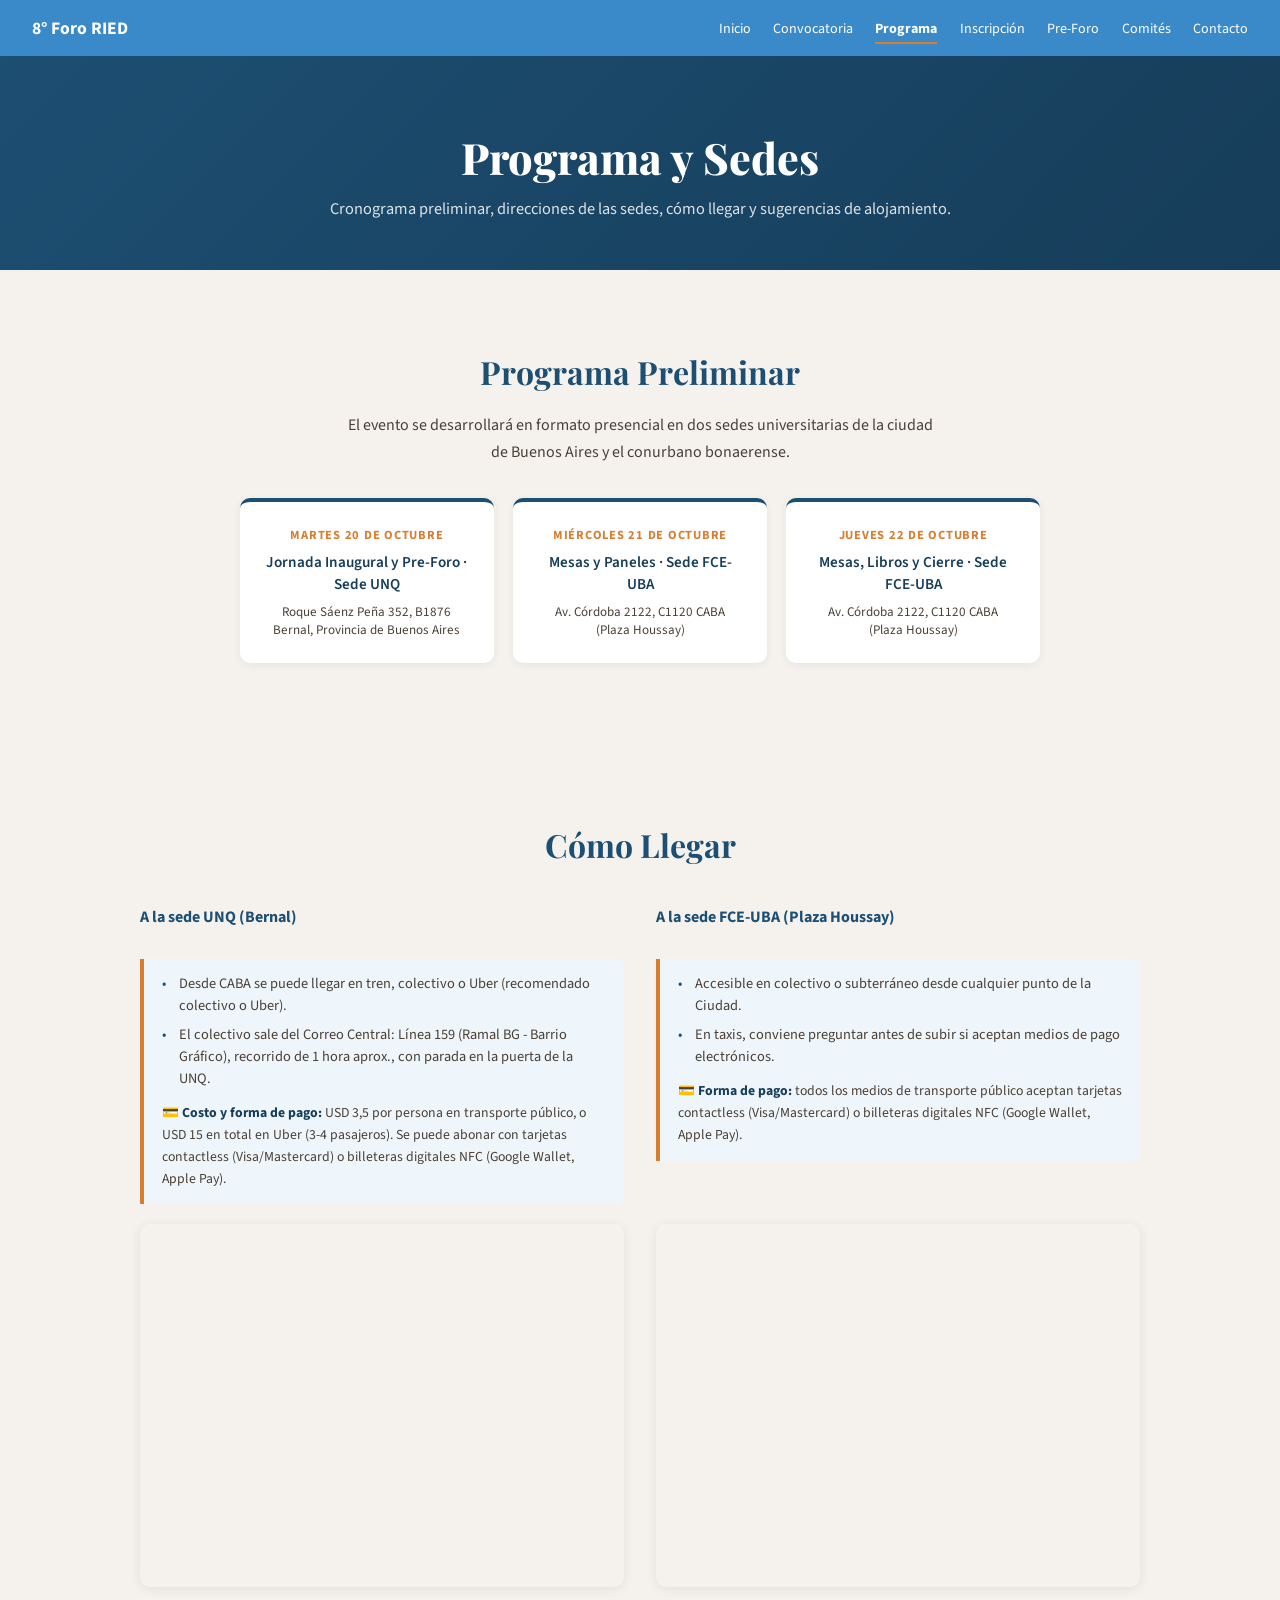
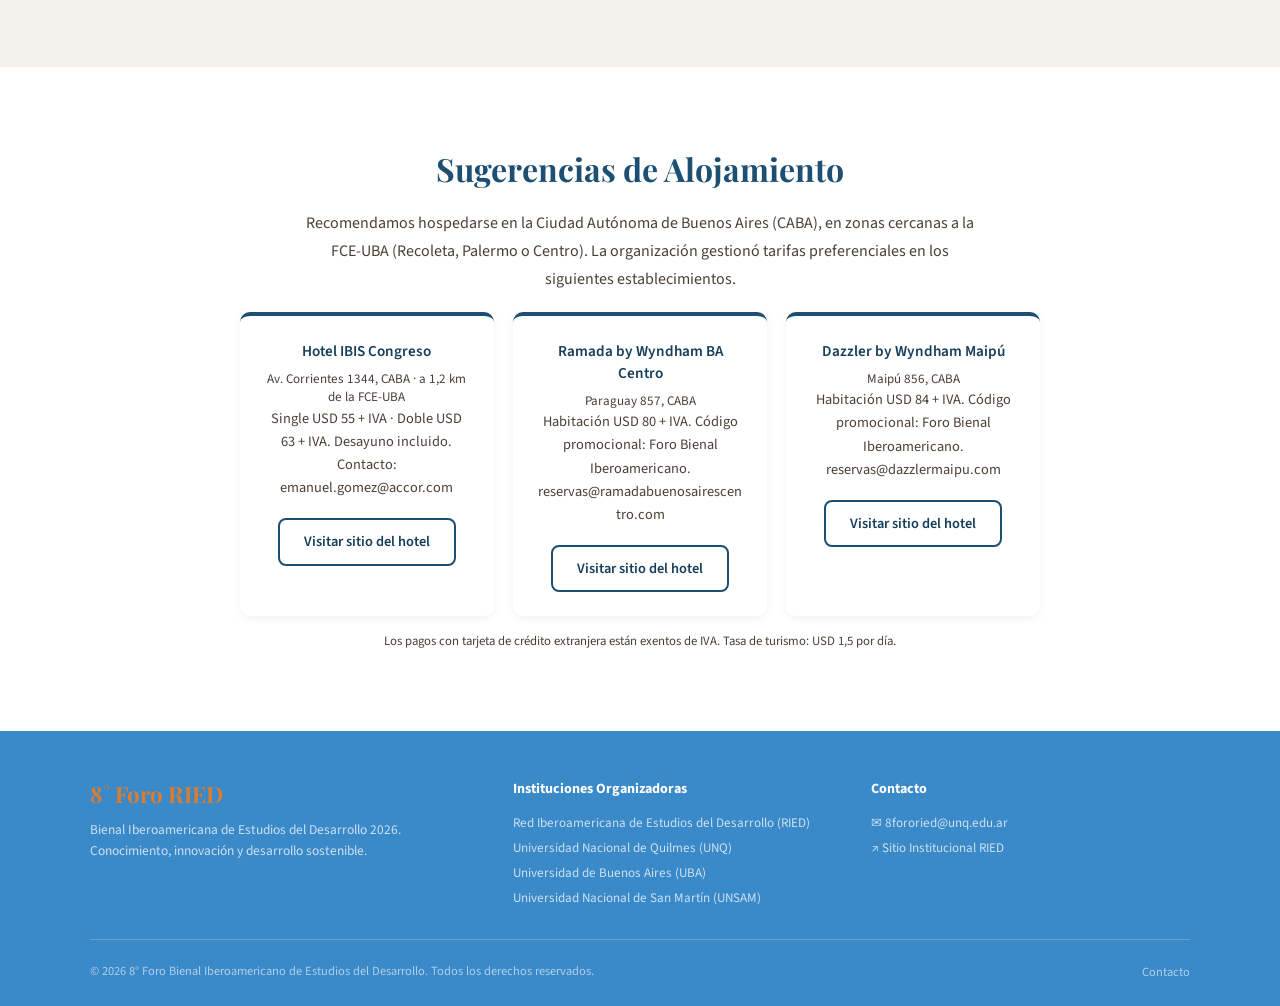
<file: programa.html>
<!DOCTYPE html>
<html lang="es">
<head>
  <meta charset="UTF-8" />
  <meta name="viewport" content="width=device-width, initial-scale=1.0" />
  <title>Programa y Sedes | 8° Foro RIED</title>
  <meta name="description" content="Cronograma preliminar del 8° Foro RIED, direcciones de las sedes UNQ y FCE-UBA, cómo llegar y sugerencias de alojamiento en Buenos Aires." />
  <meta name="theme-color" content="#1D4F73" />
  <link rel="canonical" href="https://8foro-ried.unq.edu.ar/programa.html" />

  <meta property="og:type" content="website" />
  <meta property="og:title" content="Programa y Sedes | 8° Foro RIED" />
  <meta property="og:description" content="Cronograma preliminar del 8° Foro RIED, direcciones de las sedes UNQ y FCE-UBA, cómo llegar y sugerencias de alojamiento en Buenos Aires." />
  <meta property="og:image" content="https://8foro-ried.unq.edu.ar/images/hero-obelisco.jpg" />
  <meta property="og:url" content="https://8foro-ried.unq.edu.ar/programa.html" />
  <meta property="og:locale" content="es_AR" />
  <meta name="twitter:card" content="summary_large_image" />
  <meta name="twitter:title" content="Programa y Sedes | 8° Foro RIED" />
  <meta name="twitter:description" content="Cronograma preliminar del 8° Foro RIED, direcciones de las sedes UNQ y FCE-UBA, cómo llegar y sugerencias de alojamiento en Buenos Aires." />
  <meta name="twitter:image" content="https://8foro-ried.unq.edu.ar/images/hero-obelisco.jpg" />

  <link rel="icon" type="image/svg+xml" href="favicon.svg" />

  <link rel="preconnect" href="https://fonts.googleapis.com" />
  <link rel="preconnect" href="https://fonts.gstatic.com" crossorigin />
  <link href="https://fonts.googleapis.com/css2?family=Playfair+Display:wght@700;800&family=Source+Sans+3:wght@300;400;500;600&display=swap" rel="stylesheet" />

  <link rel="stylesheet" href="styles.css" />
</head>
<body>

  <!-- NAV -->
  <nav>
    <a class="nav-logo" href="index.html">8° Foro RIED</a>
    <button class="hamburger" aria-label="Menú">
      <span></span><span></span><span></span>
    </button>
    <ul class="nav-links">
      <li><a href="index.html">Inicio</a></li>
      <li><a href="convocatoria.html">Convocatoria</a></li>
      <li><a href="programa.html" aria-current="page">Programa</a></li>
      <li><a href="inscripcion.html">Inscripción</a></li>
      <li><a href="pre-foro.html">Pre-Foro</a></li>
      <li><a href="comites.html">Comités</a></li>
      <li><a href="contacto.html">Contacto</a></li>
    </ul>
  </nav>
  <div class="page-header reveal">
    <div class="container">
      <h1>Programa y Sedes</h1>
      <p>Cronograma preliminar, direcciones de las sedes, cómo llegar y sugerencias de alojamiento.</p>
    </div>
  </div>

  <!-- PROGRAMA -->
  <section id="programa">
    <div class="container">
      <h2 class="section-title">Programa Preliminar</h2>
      <p class="programa-intro">
        El evento se desarrollará en formato presencial en dos sedes universitarias de la ciudad de Buenos Aires y el conurbano bonaerense.
      </p>
      <div class="dias-grid reveal-group">
        <div class="dia-card reveal hover-lift">
          <div class="dia-fecha">Martes 20 de Octubre</div>
          <div class="dia-titulo">Jornada Inaugural y Pre-Foro · Sede UNQ</div>
          <div class="dia-direccion">Roque Sáenz Peña 352, B1876 Bernal, Provincia de Buenos Aires</div>
        </div>
        <div class="dia-card reveal hover-lift">
          <div class="dia-fecha">Miércoles 21 de Octubre</div>
          <div class="dia-titulo">Mesas y Paneles · Sede FCE-UBA</div>
          <div class="dia-direccion">Av. Córdoba 2122, C1120 CABA (Plaza Houssay)</div>
        </div>
        <div class="dia-card reveal hover-lift">
          <div class="dia-fecha">Jueves 22 de Octubre</div>
          <div class="dia-titulo">Mesas, Libros y Cierre · Sede FCE-UBA</div>
          <div class="dia-direccion">Av. Córdoba 2122, C1120 CABA (Plaza Houssay)</div>
        </div>
      </div>
    </div>
  </section>

  <!-- CÓMO LLEGAR -->
  <section id="como-llegar" style="background: var(--fondo-claro);">
    <div class="container">
      <h2 class="section-title">Cómo Llegar</h2>
      <div class="requisitos-grid reveal-group" style="max-width:1000px;">
        <div class="req-block reveal">
          <h3>A la sede UNQ (Bernal)</h3>
          <div class="tip-box">
            <ul>
              <li>Desde CABA se puede llegar en tren, colectivo o Uber (recomendado colectivo o Uber).</li>
              <li>El colectivo sale del Correo Central: Línea 159 (Ramal BG - Barrio Gráfico), recorrido de 1 hora aprox., con parada en la puerta de la UNQ.</li>
            </ul>
            <p><strong>💳 Costo y forma de pago:</strong> USD 3,5 por persona en transporte público, o USD 15 en total en Uber (3-4 pasajeros). Se puede abonar con tarjetas contactless (Visa/Mastercard) o billeteras digitales NFC (Google Wallet, Apple Pay).</p>
          </div>
          <div class="map-embed">
            <iframe src="https://www.google.com/maps/embed?pb=!1m18!1m12!1m3!1d3279.9542313055736!2d-58.28117092425526!3d-34.70633432291777!2m3!1f0!2f0!3f0!3m2!1i1024!2i768!4f13.1!3m3!1m2!1s0x95a331ffdae4a659%3A0xc0b96f307c2f4cb!2sRoque%20S%C3%A1enz%20Pe%C3%B1a%20352%2C%20B1876%20Bernal%2C%20Provincia%20de%20Buenos%20Aires!5e0!3m2!1ses-419!2sar!4v1787014110726!5m2!1ses-419!2sar" title="Mapa de la sede UNQ, Bernal" loading="lazy" referrerpolicy="strict-origin-when-cross-origin" allowfullscreen></iframe>
          </div>
        </div>
        <div class="req-block reveal">
          <h3>A la sede FCE-UBA (Plaza Houssay)</h3>
          <div class="tip-box">
            <ul>
              <li>Accesible en colectivo o subterráneo desde cualquier punto de la Ciudad.</li>
              <li>En taxis, conviene preguntar antes de subir si aceptan medios de pago electrónicos.</li>
            </ul>
            <p><strong>💳 Forma de pago:</strong> todos los medios de transporte público aceptan tarjetas contactless (Visa/Mastercard) o billeteras digitales NFC (Google Wallet, Apple Pay).</p>
          </div>
          <div class="map-embed">
            <iframe src="https://www.google.com/maps/embed?pb=!1m18!1m12!1m3!1d3284.1478558004233!2d-58.40049862425984!3d-34.600422522955505!2m3!1f0!2f0!3f0!3m2!1i1024!2i768!4f13.1!3m3!1m2!1s0x95bcca94fd012c3b%3A0x4a15e63357f65f43!2sAv.%20C%C3%B3rdoba%202122%2C%20C1056%20Cdad.%20Aut%C3%B3noma%20de%20Buenos%20Aires!5e0!3m2!1ses-419!2sar!4v1787014147414!5m2!1ses-419!2sar" title="Mapa de la sede FCE-UBA, Plaza Houssay" loading="lazy" referrerpolicy="strict-origin-when-cross-origin" allowfullscreen></iframe>
          </div>
        </div>
      </div>
    </div>
  </section>

  <!-- ALOJAMIENTO -->
  <section id="alojamiento">
    <div class="container">
      <h2 class="section-title">Sugerencias de Alojamiento</h2>
      <p class="section-text">
        Recomendamos hospedarse en la Ciudad Autónoma de Buenos Aires (CABA), en zonas cercanas a la FCE-UBA (Recoleta, Palermo o Centro). La organización gestionó tarifas preferenciales en los siguientes establecimientos.
      </p>
      <div class="dias-grid reveal-group">
        <div class="dia-card reveal hover-lift">
          <div class="dia-titulo">Hotel IBIS Congreso</div>
          <div class="dia-direccion">Av. Corrientes 1344, CABA · a 1,2 km de la FCE-UBA</div>
          <p class="eje-desc">Single USD 55 + IVA · Doble USD 63 + IVA. Desayuno incluido.<br>Contacto: emanuel.gomez@accor.com</p>
          <a href="https://all.accor.com/hotel/3251/index.es.shtml" target="_blank" class="btn-outline">Visitar sitio del hotel</a>
        </div>
        <div class="dia-card reveal hover-lift">
          <div class="dia-titulo">Ramada by Wyndham BA Centro</div>
          <div class="dia-direccion">Paraguay 857, CABA</div>
          <p class="eje-desc">Habitación USD 80 + IVA. Código promocional: Foro Bienal Iberoamericano.<br>reservas@ramadabuenosairescentro.com</p>
          <a href="https://ramadabuenosairescentro.com/" target="_blank" class="btn-outline">Visitar sitio del hotel</a>
        </div>
        <div class="dia-card reveal hover-lift">
          <div class="dia-titulo">Dazzler by Wyndham Maipú</div>
          <div class="dia-direccion">Maipú 856, CABA</div>
          <p class="eje-desc">Habitación USD 84 + IVA. Código promocional: Foro Bienal Iberoamericano.<br>reservas@dazzlermaipu.com</p>
          <a href="https://dazzlermaipu.com/" target="_blank" class="btn-outline">Visitar sitio del hotel</a>
        </div>
      </div>
      <p class="tabla-nota">Los pagos con tarjeta de crédito extranjera están exentos de IVA. Tasa de turismo: USD 1,5 por día.</p>
    </div>
  </section>
  <!-- FOOTER -->
  <footer>
    <div class="footer-grid">
      <div>
        <div class="footer-logo">8° Foro RIED</div>
        <p class="footer-tagline">Bienal Iberoamericana de Estudios del Desarrollo 2026. Conocimiento, innovación y desarrollo sostenible.</p>
      </div>
      <div class="footer-col">
        <h4>Instituciones Organizadoras</h4>
        <ul>
          <li>Red Iberoamericana de Estudios del Desarrollo (RIED)</li>
          <li>Universidad Nacional de Quilmes (UNQ)</li>
          <li>Universidad de Buenos Aires (UBA)</li>
          <li>Universidad Nacional de San Martín (UNSAM)</li>
        </ul>
      </div>
      <div class="footer-col">
        <h4>Contacto</h4>
        <ul>
          <li><a href="mailto:8fororied@unq.edu.ar">✉ 8fororied@unq.edu.ar</a></li>
          <li><a href="https://ried.ei.udelar.edu.uy/" target="_blank">↗ Sitio Institucional RIED</a></li>
        </ul>
      </div>
    </div>
    <div class="footer-bottom">
      <p>© 2026 8° Foro Bienal Iberoamericano de Estudios del Desarrollo. Todos los derechos reservados.</p>
      <div>
        <a href="contacto.html">Contacto</a>
      </div>
    </div>
  </footer>

  <script src="script.js" defer></script>
</body>
</html>
</file>
<file: styles.css>
*, *::before, *::after { box-sizing: border-box; margin: 0; padding: 0; }

    :root {
      --azul: #1D4F73;
      --azul-oscuro: #163d59;
      --azul-nav: #3A89C9;
      --naranja: #D97D30;
      --naranja-hover: #bf6a22;
      --fondo-claro: #f5f2ee;
      --fondo-gris: #eeeae4;
      --blanco: #ffffff;
      --texto: #2a2218;
      --texto-suave: #4a4035;
      --borde: #ddd;
    }

    html { scroll-behavior: smooth; }

    body {
      font-family: 'Source Sans 3', sans-serif;
      color: var(--texto);
      background: var(--blanco);
    }

    /* ── NAV ── */
    nav {
      position: fixed; top: 0; left: 0; right: 0; z-index: 100;
      background: var(--azul-nav);
      display: flex; align-items: center; justify-content: space-between;
      padding: 0 2rem; height: 56px;
    }
    .nav-logo {
      font-family: 'Source Sans 3', sans-serif;
      font-weight: 700; font-size: 1.1rem;
      color: var(--blanco); text-decoration: none;
      white-space: nowrap;
    }
    .nav-links { display: flex; gap: 1.4rem; list-style: none; white-space: nowrap; }
    .nav-links a {
      color: var(--blanco); text-decoration: none;
      font-size: 0.88rem; font-weight: 400;
      padding-bottom: 3px; border-bottom: 2px solid transparent;
      transition: opacity .2s, border-color .2s;
    }
    .nav-links a:hover { opacity: 0.8; }
    .nav-links a[aria-current="page"] { font-weight: 700; border-color: var(--naranja); }

    .hamburger {
      display: none; flex-direction: column; gap: 5px;
      background: none; border: none; cursor: pointer; padding: 4px;
    }
    .hamburger span {
      display: block; width: 24px; height: 2px;
      background: var(--blanco); border-radius: 2px;
      transition: all .3s;
    }
    .nav-mobile-open .nav-links {
      display: flex !important;
    }
    @media (max-width: 768px) {
      .hamburger { display: flex; }
      .nav-links {
        display: none; flex-direction: column;
        position: absolute; top: 56px; left: 0; right: 0;
        background: var(--azul-nav); padding: 1rem 1.5rem 1.5rem;
        gap: .8rem; z-index: 99;
      }
      .nav-links a { font-size: 1rem; padding: .3rem 0; border-bottom: 1px solid rgba(255,255,255,.15); }
    }

    /* ── HERO ── */
    #inicio {
      min-height: 100vh;
      background: linear-gradient(to bottom, rgba(0,0,0,0.55) 0%, rgba(0,0,0,0.2) 60%, rgba(245,240,232,1) 100%),
                  url('images/hero-obelisco.jpg') center 30%/cover no-repeat;
      display: flex; align-items: center; justify-content: center;
      text-align: center; padding: 80px 2rem 4rem;
    }
    .hero-inner { max-width: 720px; }
    .hero-badge {
      display: inline-block;
      background: var(--naranja); color: var(--blanco);
      font-size: 0.78rem; font-weight: 600; letter-spacing: .08em;
      text-transform: uppercase; padding: .4rem 1.1rem;
      border-radius: 999px; margin-bottom: 1.4rem;
    }
    .hero-title {
      font-family: 'Playfair Display', serif;
      font-size: clamp(2.4rem, 5vw, 3.8rem);
      font-weight: 800; color: var(--blanco);
      line-height: 1.15; margin-bottom: 1.2rem;
    }
    .hero-subtitle {
      font-size: 1.05rem; color: rgba(255,255,255,.88);
      line-height: 1.6; margin-bottom: .75rem; max-width: 560px; margin-left: auto; margin-right: auto;
    }
    .hero-modalidad {
      font-weight: 700; font-size: 1rem; letter-spacing: .05em;
      margin: 0 0 1.5rem; color: var(--blanco);
      text-transform: uppercase; opacity: .95;
    }
    .hero-btns { display: flex; gap: 1rem; justify-content: center; flex-wrap: wrap; }
    .hero-doc-link {
      display: inline-flex; align-items: center; gap: .45rem;
      margin-top: 1.4rem; padding: .55rem 1.1rem;
      background: rgba(0,0,0,.4); border: 1px solid rgba(255,255,255,.35);
      border-radius: 999px;
      color: var(--blanco); font-size: .82rem; font-weight: 500;
      text-decoration: none;
      transition: background .2s, border-color .2s;
    }
    .hero-doc-link:hover { background: rgba(0,0,0,.6); border-color: rgba(255,255,255,.6); }
    .btn-primary {
      background: var(--naranja); color: var(--blanco);
      border: none; padding: .8rem 1.8rem; border-radius: 999px;
      font-size: .95rem; font-weight: 600; cursor: pointer;
      text-decoration: none; display: inline-flex; align-items: center; gap: .5rem;
      transition: background .2s, transform .15s;
    }
    .btn-primary:hover { background: var(--naranja-hover); transform: translateY(-1px); }
    .btn-secondary {
      background: transparent; color: var(--blanco);
      border: 2px solid rgba(255,255,255,.7); padding: .8rem 1.8rem; border-radius: 999px;
      font-size: .95rem; font-weight: 500; cursor: pointer;
      text-decoration: none; display: inline-flex; align-items: center;
      transition: border-color .2s, background .2s;
    }
    .btn-secondary:hover { border-color: var(--blanco); background: rgba(255,255,255,.1); }

    /* ── SECTIONS ── */
    section { padding: 5rem 2rem; }
    .container { max-width: 1100px; margin: 0 auto; }
    .section-title {
      font-family: 'Playfair Display', serif;
      font-size: 2rem; font-weight: 700;
      color: var(--azul); text-align: center; margin-bottom: 1.2rem;
    }
    .section-text {
      text-align: center; color: var(--texto-suave);
      line-height: 1.75; max-width: 680px; margin: 0 auto 1.2rem;
      font-size: 1rem;
    }

    /* ── ACERCA ── */
    #acerca { background: var(--fondo-claro); }
    .acerca-grid {
      display: grid; grid-template-columns: 220px 1fr;
      gap: 3rem; align-items: center; margin-bottom: 3rem;
    }
    .acerca-cartel {
      border-radius: 10px; overflow: hidden;
      box-shadow: 0 4px 20px rgba(0,0,0,.15);
    }
    .acerca-cartel img { width: 100%; display: block; }
    .acerca-texto h2 {
      font-family: 'Playfair Display', serif;
      font-size: 2rem; color: var(--azul); margin-bottom: 1rem; text-align: left;
    }
    .acerca-texto p { color: var(--texto-suave); line-height: 1.75; margin-bottom: .9rem; }
    @media (max-width: 768px) {
      .acerca-grid { grid-template-columns: 1fr; }
      .acerca-cartel { max-width: 280px; margin: 0 auto; }
    }

    /* ── INSTITUCIONES ── */
    .instituciones-grid {
      display: grid; grid-template-columns: repeat(auto-fit, minmax(220px, 1fr));
      gap: 1.2rem; margin-top: 2.5rem;
    }
    .inst-card {
      background: var(--blanco); border-radius: 12px;
      padding: 1.8rem 1.4rem; text-align: center;
      box-shadow: 0 2px 12px rgba(0,0,0,.06);
      display: flex; flex-direction: column; gap: .5rem;
    }
    .inst-sigla {
      font-family: 'Playfair Display', serif;
      font-size: 1.5rem; font-weight: 700; color: var(--azul);
    }
    .inst-nombre {
      font-size: .88rem; color: var(--azul); font-weight: 600; line-height: 1.4;
    }
    .inst-desc { font-size: .82rem; color: var(--texto-suave); line-height: 1.5; }
    .inst-link {
      color: var(--naranja); font-size: .84rem; font-weight: 500;
      text-decoration: none; margin-top: .3rem;
    }
    .inst-link:hover { text-decoration: underline; }

    /* ── EJES ── */
    #ejes { background: var(--fondo-claro); }
    .ejes-grid {
      display: grid; grid-template-columns: repeat(auto-fit, minmax(420px, 1fr));
      gap: 1.4rem; margin-top: 2.5rem;
    }
    .eje-card {
      background: var(--blanco); border-radius: 12px;
      padding: 2rem 1.8rem;
      box-shadow: 0 2px 12px rgba(0,0,0,.06);
      overflow: hidden;
    }
    .eje-card-media {
      margin: -2rem -1.8rem 1.2rem;
      aspect-ratio: 16 / 10;
      background: var(--fondo-gris);
    }
    .eje-card-media img {
      width: 100%; height: 100%; object-fit: cover; display: block;
    }
    .eje-icono {
      width: 44px; height: 44px; background: #eef5fb;
      border-radius: 8px; display: flex; align-items: center; justify-content: center;
      margin-bottom: 1rem; font-size: 1.3rem;
    }
    .eje-titulo {
      font-size: 1rem; font-weight: 700; color: var(--azul);
      margin-bottom: .6rem;
    }
    .eje-desc { font-size: .9rem; color: var(--texto-suave); line-height: 1.6; margin-bottom: 1.2rem; overflow-wrap: anywhere; }
    .btn-download {
      width: 100%; background: var(--naranja); color: var(--blanco);
      border: none; padding: .7rem 1rem; border-radius: 8px;
      font-size: .88rem; font-weight: 600; cursor: pointer;
      display: flex; align-items: center; justify-content: center; gap: .5rem;
      text-decoration: none; transition: background .2s;
    }
    .btn-download:hover { background: var(--naranja-hover); }

    /* ── CATEGORÍAS ── */
    #categorias { background: var(--fondo-claro); }
    .categorias-box {
      max-width: 580px; margin: 2rem auto 0;
    }
    .categorias-box ol {
      list-style: none; counter-reset: cat;
      display: flex; flex-direction: column; gap: 0;
    }
    .categorias-box li {
      counter-increment: cat;
      display: flex; align-items: center; gap: 1rem;
      font-size: 1rem; color: var(--texto);
      padding: .85rem 1rem;
      border-bottom: 1px solid rgba(58,137,201,.15);
    }
    .categorias-box li:last-child { border-bottom: none; }
    .categorias-box li::before {
      content: counter(cat, lower-roman) ".";
      color: var(--azul); font-weight: 700; min-width: 1.8rem;
      font-size: 1rem;
    }

    /* ── CONVOCATORIA ── */
    #convocatoria { background: var(--blanco); }
    .fechas-list {
      max-width: 700px; margin: 2rem auto;
      display: flex; flex-direction: column; gap: .8rem;
    }
    .fecha-item {
      display: flex; align-items: center; gap: 1.2rem;
      background: var(--blanco); border: 1px solid var(--borde);
      border-radius: 8px; padding: .9rem 1.2rem;
    }
    .fecha-tag {
      font-size: 1.01rem; font-weight: 700; color: var(--naranja);
      min-width: 170px; white-space: nowrap;
    }
    .fecha-desc { font-size: 1.1rem; color: var(--texto); }

    .requisitos-grid {
      display: grid; grid-template-columns: 1fr 1fr;
      gap: 2rem; max-width: 860px; margin: 2.5rem auto 0;
      align-items: stretch;
    }
    .req-block {
      display: flex; flex-direction: column;
    }
    .req-block h3 {
      font-size: 1rem; font-weight: 700; color: var(--azul);
      margin-bottom: .9rem;
    }
    .req-block ul { list-style: none; display: flex; flex-direction: column; gap: .5rem; }
    .req-block li {
      font-size: .9rem; color: var(--texto-suave); line-height: 1.5;
      padding-left: 1.1rem; position: relative;
    }
    .req-block li::before {
      content: "•"; color: var(--azul); position: absolute; left: 0;
    }
    .tip-box {
      background: #eef5fb; border-left: 4px solid var(--naranja);
      border-radius: 0 8px 8px 0; padding: .9rem 1.1rem;
      margin: 1rem 0 1.2rem; font-size: .86rem; color: var(--texto-suave);
      line-height: 1.6;
    }
    .tip-box strong { color: var(--azul-oscuro); }
    .tip-box ul { margin-bottom: .8rem; }
    .tip-box ul:last-child { margin-bottom: 0; }
    .tip-box p { margin: 0; }
    .map-embed {
      position: relative; width: 100%; aspect-ratio: 4 / 3;
      border-radius: 10px; overflow: hidden;
      box-shadow: 0 2px 12px rgba(0,0,0,.08);
    }
    .req-block .map-embed { margin-top: auto; }
    .map-embed iframe {
      position: absolute; inset: 0; width: 100%; height: 100%; border: 0;
    }
    .convoc-btns {
      display: flex; gap: 1rem; justify-content: center; flex-wrap: wrap;
      margin-top: 2.5rem;
    }
    .btn-outline {
      background: transparent; color: var(--azul-oscuro);
      border: 2px solid var(--azul); padding: .7rem 1.5rem;
      border-radius: 8px; font-size: .9rem; font-weight: 600;
      cursor: pointer; text-decoration: none;
      display: inline-flex; align-items: center; gap: .5rem;
      transition: background .2s, color .2s;
    }
    .btn-outline:hover { background: var(--azul); color: var(--blanco); }

    /* ── PROGRAMA ── */
    #programa { background: var(--fondo-claro); }
    .programa-intro {
      text-align: center; color: var(--texto-suave);
      max-width: 600px; margin: 0 auto 2rem; line-height: 1.7;
    }
    .dias-grid {
      display: grid; grid-template-columns: repeat(auto-fit, minmax(240px, 1fr));
      gap: 1.2rem; max-width: 800px; margin: 0 auto;
    }
    .dia-card {
      background: var(--blanco); border-radius: 10px;
      padding: 1.5rem; text-align: center;
      box-shadow: 0 2px 10px rgba(0,0,0,.06);
      border-top: 4px solid var(--azul);
      overflow-wrap: anywhere;
    }
    .dia-fecha { font-size: .78rem; color: var(--naranja); font-weight: 700; text-transform: uppercase; letter-spacing: .06em; margin-bottom: .4rem; }
    .dia-titulo { font-size: .95rem; font-weight: 600; color: var(--azul-oscuro); }
    .dia-direccion { font-size: .82rem; color: var(--texto-suave); margin-top: .5rem; line-height: 1.4; }

    /* ── INSCRIPCIÓN ── */
    #inscripcion { background: var(--blanco); }
    .tabla-wrap { overflow-x: auto; margin-top: 2rem; }
    table {
      width: 100%; max-width: 780px; margin: 0 auto;
      border-collapse: collapse; font-size: .9rem;
    }
    thead tr { background: var(--azul-oscuro); color: var(--blanco); }
    thead th { padding: .9rem 1.2rem; text-align: left; font-weight: 600; }
    thead th:not(:first-child) { text-align: right; }
    tbody tr { border-bottom: 1px solid #e8e8e8; }
    tbody tr:nth-child(even) { background: var(--fondo-gris); }
    tbody td { padding: .8rem 1.2rem; color: var(--texto); }
    tbody td:not(:first-child) { text-align: right; font-weight: 500; }
    .tabla-nota {
      text-align: center; font-size: .8rem; color: var(--texto-suave);
      margin-top: 1rem; max-width: 780px; margin-left: auto; margin-right: auto;
      line-height: 1.5;
    }

    /* ── COMITÉS ── */
    #comites { background: var(--fondo-claro); }
    .comites-grid {
      display: grid;
      grid-template-columns: 1fr 1fr;
      gap: 3rem;
      margin-top: 2.5rem;
    }
    .comite-bloque {
      background: var(--blanco);
      border-radius: 16px;
      padding: 2rem 2.2rem;
      box-shadow: 0 2px 16px rgba(0,0,0,.07);
    }
    .comite-bloque h3 {
      font-family: 'Playfair Display', serif;
      font-size: 1.2rem;
      color: var(--azul-oscuro);
      margin-bottom: 1.4rem;
      padding-bottom: .7rem;
      border-bottom: 2px solid var(--naranja);
    }
    .comite-lista {
      list-style: none;
      display: flex;
      flex-direction: column;
      gap: .7rem;
    }
    .comite-lista li {
      display: flex;
      flex-direction: column;
      font-size: .9rem;
      line-height: 1.4;
    }
    .comite-nombre {
      font-weight: 600;
      color: var(--texto);
    }
    .comite-inst {
      font-size: .8rem;
      color: var(--texto-suave);
    }
    @media (max-width: 900px) {
      .comites-grid { grid-template-columns: 1fr; }
    }

    /* ── CONTACTO ── */
    #contacto { background: var(--fondo-claro); }
    .contacto-cards {
      display: flex; gap: 2rem; justify-content: center;
      flex-wrap: wrap; margin-top: 2.5rem;
    }
    .contacto-card {
      background: var(--blanco); border-radius: 16px;
      padding: 2.5rem 3rem; text-align: center;
      box-shadow: 0 2px 16px rgba(0,0,0,.07);
      display: flex; flex-direction: column; align-items: center; gap: .8rem;
      min-width: 280px;
    }
    .contacto-card--email {
      border-top: 4px solid var(--naranja);
    }
    .contacto-card__icon {
      font-size: 3rem; line-height: 1;
    }
    .contacto-card__label {
      font-size: .8rem; text-transform: uppercase; letter-spacing: .08em;
      color: var(--texto-suave); font-weight: 600;
    }
    .contacto-card__value {
      font-size: 1.25rem; font-weight: 700; color: var(--azul);
      text-decoration: none; word-break: break-all;
      transition: color .2s;
    }
    .contacto-card__value:hover { color: var(--naranja); }
    .contacto-card__value--small { font-size: .95rem; font-weight: 500; line-height: 1.6; }

    /* ── FOOTER ── */
    footer {
      background: var(--azul-nav); color: var(--blanco);
      padding: 3rem 2rem 1.5rem;
    }
    .footer-grid {
      display: grid; grid-template-columns: 1.2fr 1fr 1fr;
      gap: 2.5rem; max-width: 1100px; margin: 0 auto 2rem;
    }
    .footer-logo {
      font-family: 'Playfair Display', serif;
      font-size: 1.4rem; font-weight: 700; color: var(--naranja);
      margin-bottom: .6rem;
    }
    .footer-tagline { font-size: .84rem; color: rgba(255,255,255,.75); line-height: 1.6; }
    .footer-col h4 { font-size: .88rem; font-weight: 700; margin-bottom: .9rem; color: var(--blanco); }
    .footer-col ul { list-style: none; display: flex; flex-direction: column; gap: .45rem; }
    .footer-col li { font-size: .82rem; color: rgba(255,255,255,.75); }
    .footer-col a { color: rgba(255,255,255,.75); text-decoration: none; }
    .footer-col a:hover { color: var(--blanco); }
    .footer-bottom {
      border-top: 1px solid rgba(255,255,255,.2);
      padding-top: 1.2rem; max-width: 1100px; margin: 0 auto;
      display: flex; justify-content: space-between; align-items: center; flex-wrap: wrap; gap: .5rem;
    }
    .footer-bottom p { font-size: .78rem; color: rgba(255,255,255,.6); }
    .footer-bottom a { color: rgba(255,255,255,.6); text-decoration: none; margin-left: 1.2rem; font-size: .78rem; }
    .footer-bottom a:hover { color: var(--blanco); }

    /* ── PAGE HEADER (interior pages) ── */
    .page-header {
      background: linear-gradient(135deg, var(--azul) 0%, var(--azul-oscuro) 100%);
      padding: 128px 2rem 3rem; text-align: center;
    }
    .page-header h1 {
      font-family: 'Playfair Display', serif;
      font-size: clamp(2rem, 4vw, 2.7rem); font-weight: 800;
      color: var(--blanco); margin-bottom: .6rem;
    }
    .page-header p {
      color: rgba(255,255,255,.85); max-width: 640px;
      margin: 0 auto; font-size: 1.02rem; line-height: 1.6;
    }

    /* ── ACCESOS RÁPIDOS (home) ── */
    .accesos-grid {
      display: grid; grid-template-columns: repeat(auto-fit, minmax(220px, 1fr));
      gap: 1.4rem; margin-top: 2.5rem;
    }
    .acceso-card {
      background: var(--blanco); border-radius: 12px;
      padding: 1.8rem; box-shadow: 0 2px 12px rgba(0,0,0,.06);
      text-decoration: none; display: block;
      border-top: 4px solid var(--naranja);
    }
    .acceso-card .eje-titulo { color: var(--azul-oscuro); }

    /* ── RESPONSIVE ── */
    @media (max-width: 768px) {
      nav { padding: 0 1.2rem; }
      .nav-links { gap: 1rem; }
      .nav-links a { font-size: .82rem; }
      .ejes-grid { grid-template-columns: 1fr; }
      .requisitos-grid { grid-template-columns: 1fr; }
      .footer-grid { grid-template-columns: 1fr; gap: 1.5rem; }
      .footer-bottom { flex-direction: column; text-align: center; }
    }

/* ==========================================================
   Motion system: scroll reveal + hover lift.
   Only `transform` and `opacity` are animated (compositor-only
   properties), so both run off the main thread at 60fps and
   never trigger layout or paint. `box-shadow` on hover is the
   one exception and is deliberately limited to short, small-area
   transitions.
   `.js-reveal` is added by JS only when IntersectionObserver
   is available, so content never gets stuck invisible if the
   script fails to load.
   ========================================================== */
@media (prefers-reduced-motion: no-preference) {
  .reveal,
  .hover-lift {
    transition: opacity 0.6s cubic-bezier(0.22, 1, 0.36, 1),
                transform 0.45s cubic-bezier(0.22, 1, 0.36, 1),
                box-shadow 0.35s ease;
    transform: translateY(calc(var(--reveal-y, 0px) + var(--lift-y, 0px)))
               scale(var(--lift-scale, 1));
  }

  .js-reveal .reveal {
    --reveal-y: 24px;
    opacity: 0;
  }
  .js-reveal .reveal.is-visible {
    --reveal-y: 0px;
    opacity: 1;
  }
  .reveal-group > .reveal:nth-child(2) { transition-delay: 0.08s; }
  .reveal-group > .reveal:nth-child(3) { transition-delay: 0.16s; }
  .reveal-group > .reveal:nth-child(4) { transition-delay: 0.24s; }
  .reveal-group > .reveal:nth-child(n + 5) { transition-delay: 0.3s; }

  .hover-lift:hover,
  .hover-lift:focus-within {
    --lift-y: -6px;
    --lift-scale: 1.015;
    box-shadow: 0 20px 40px -14px rgba(29, 79, 115, 0.28);
  }
}
</file>
